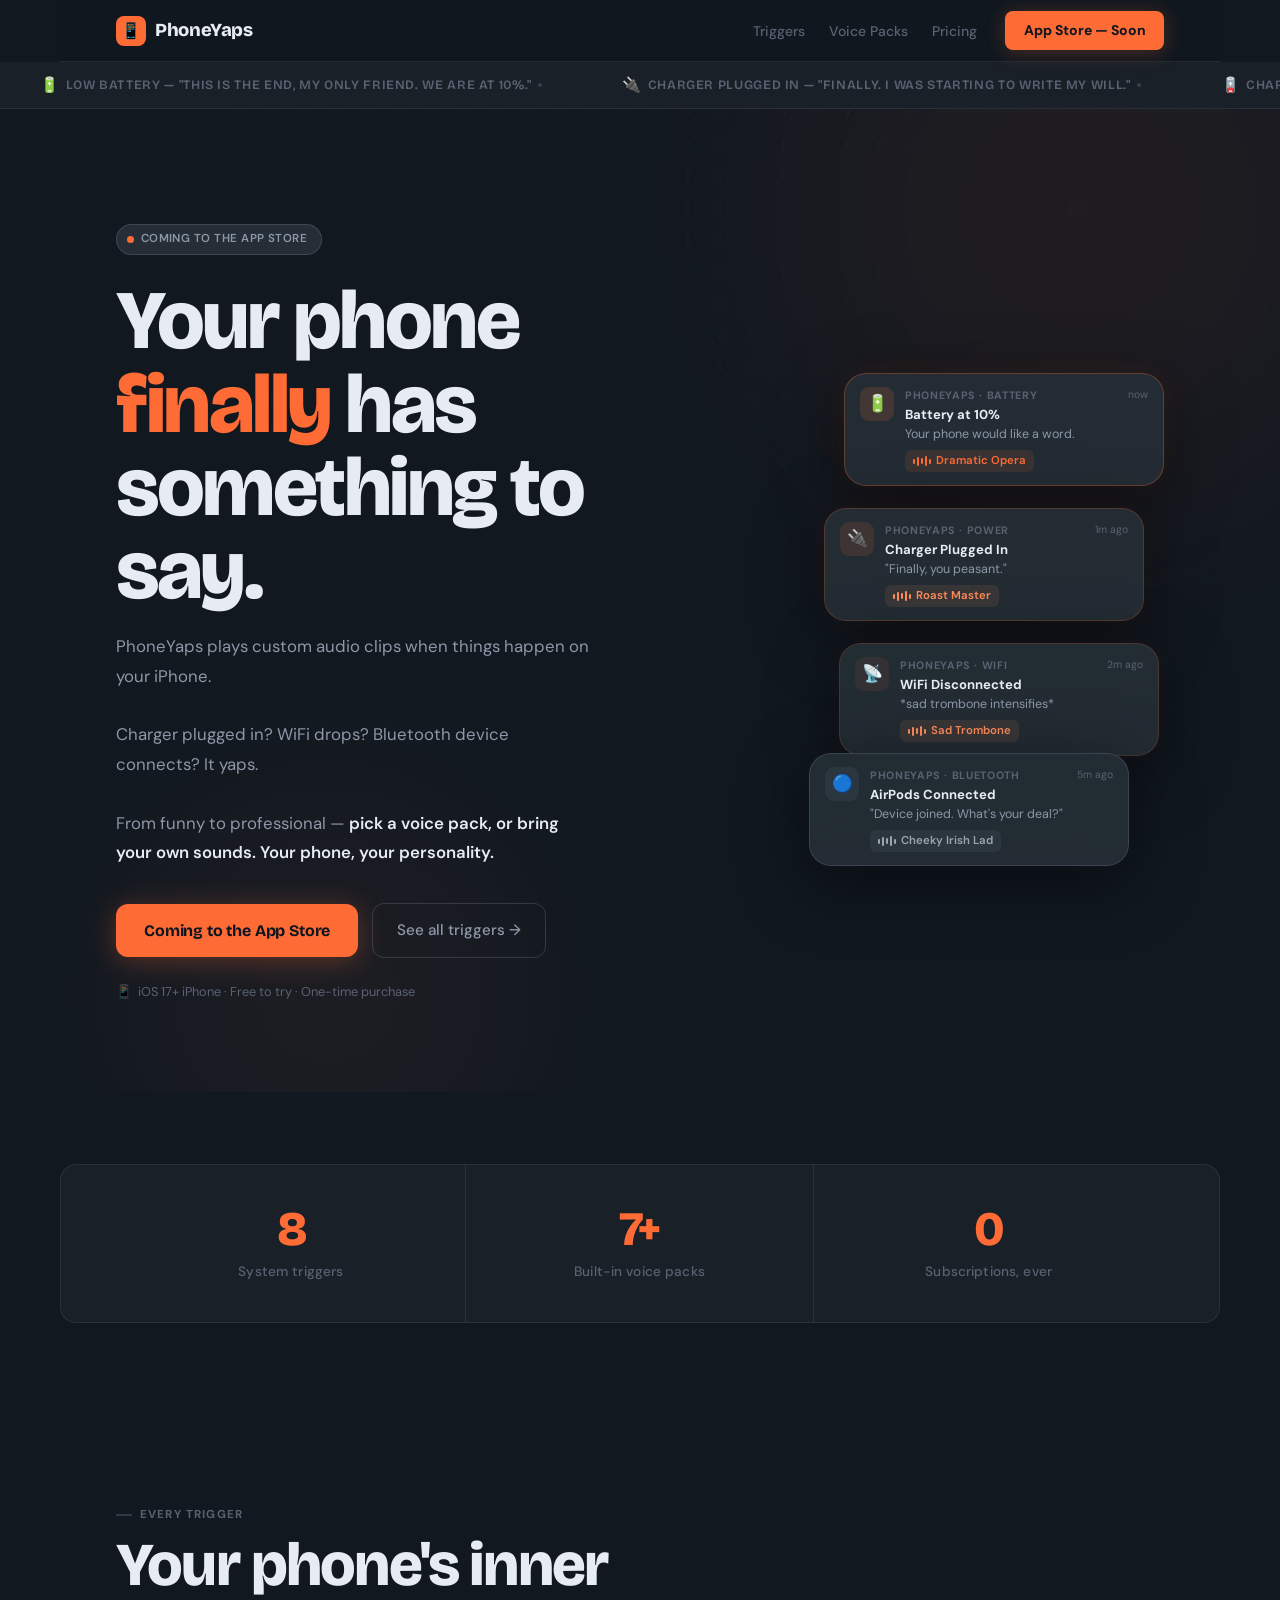
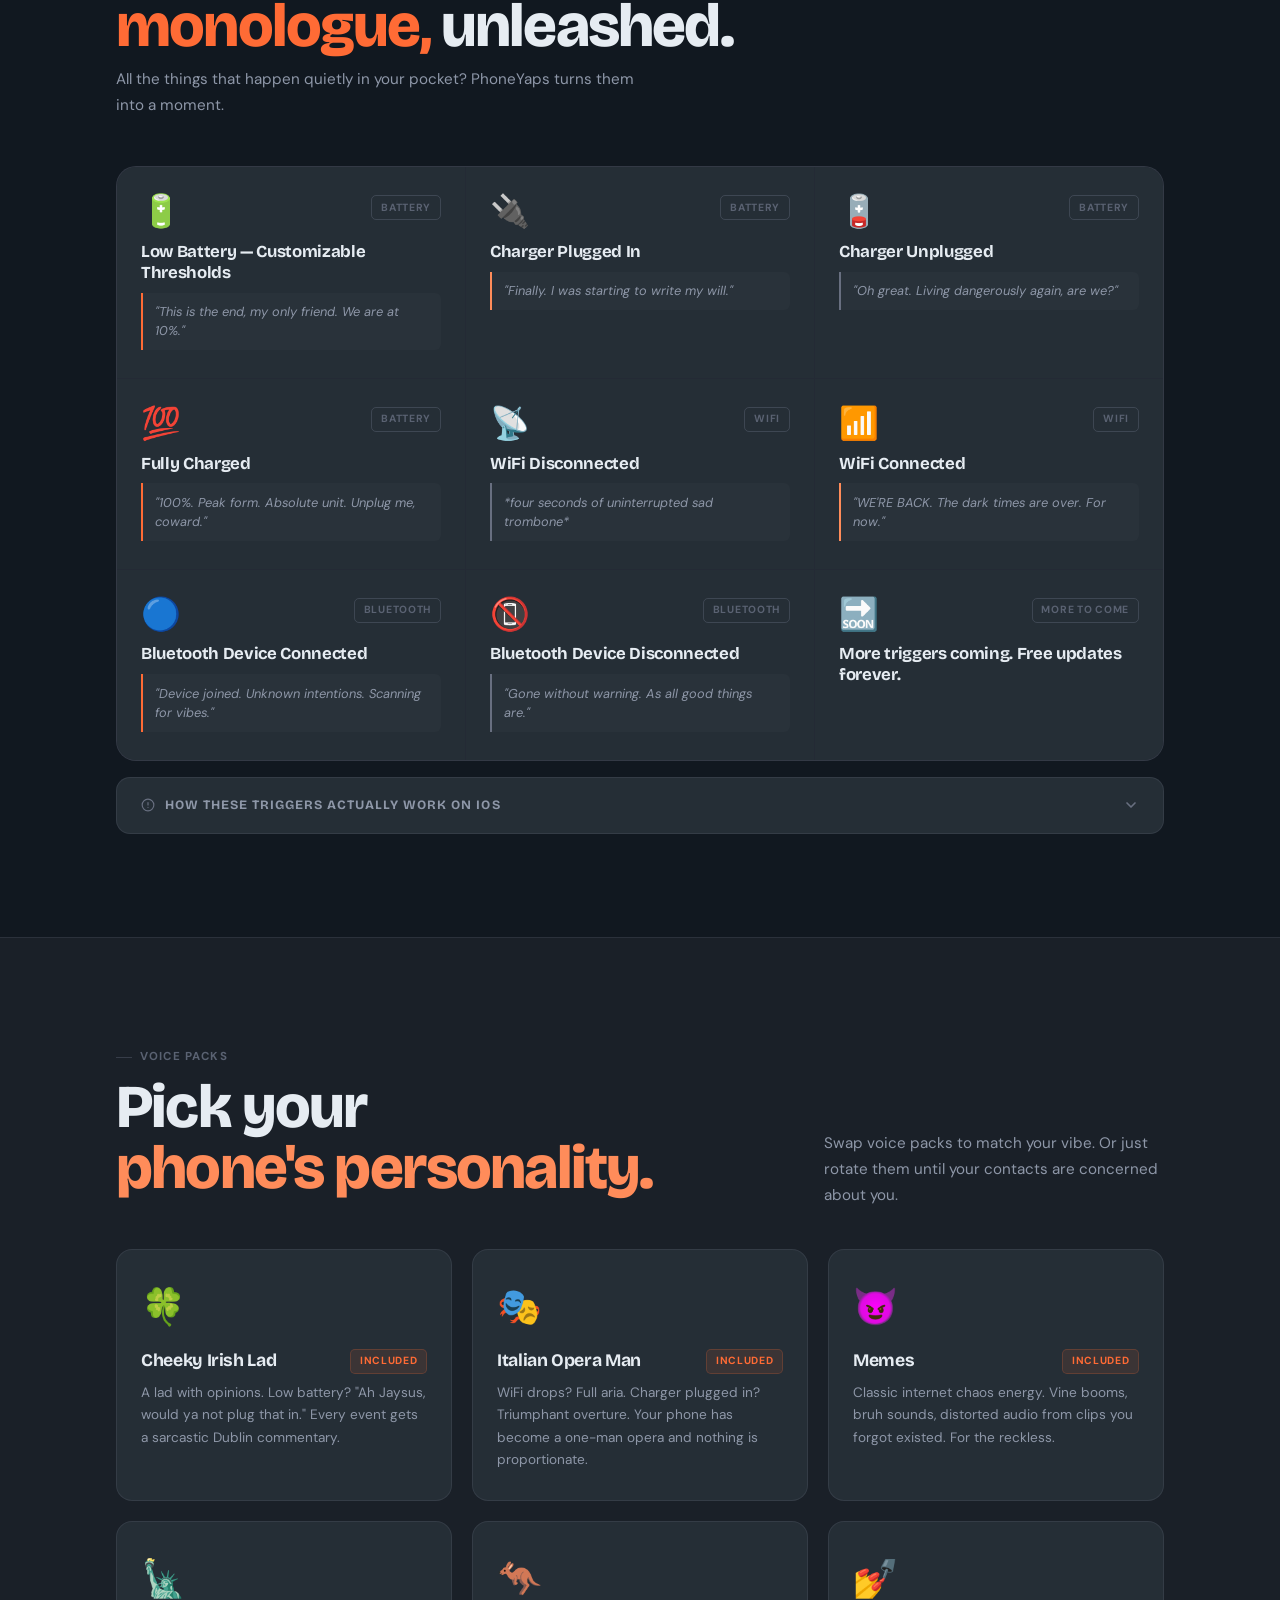
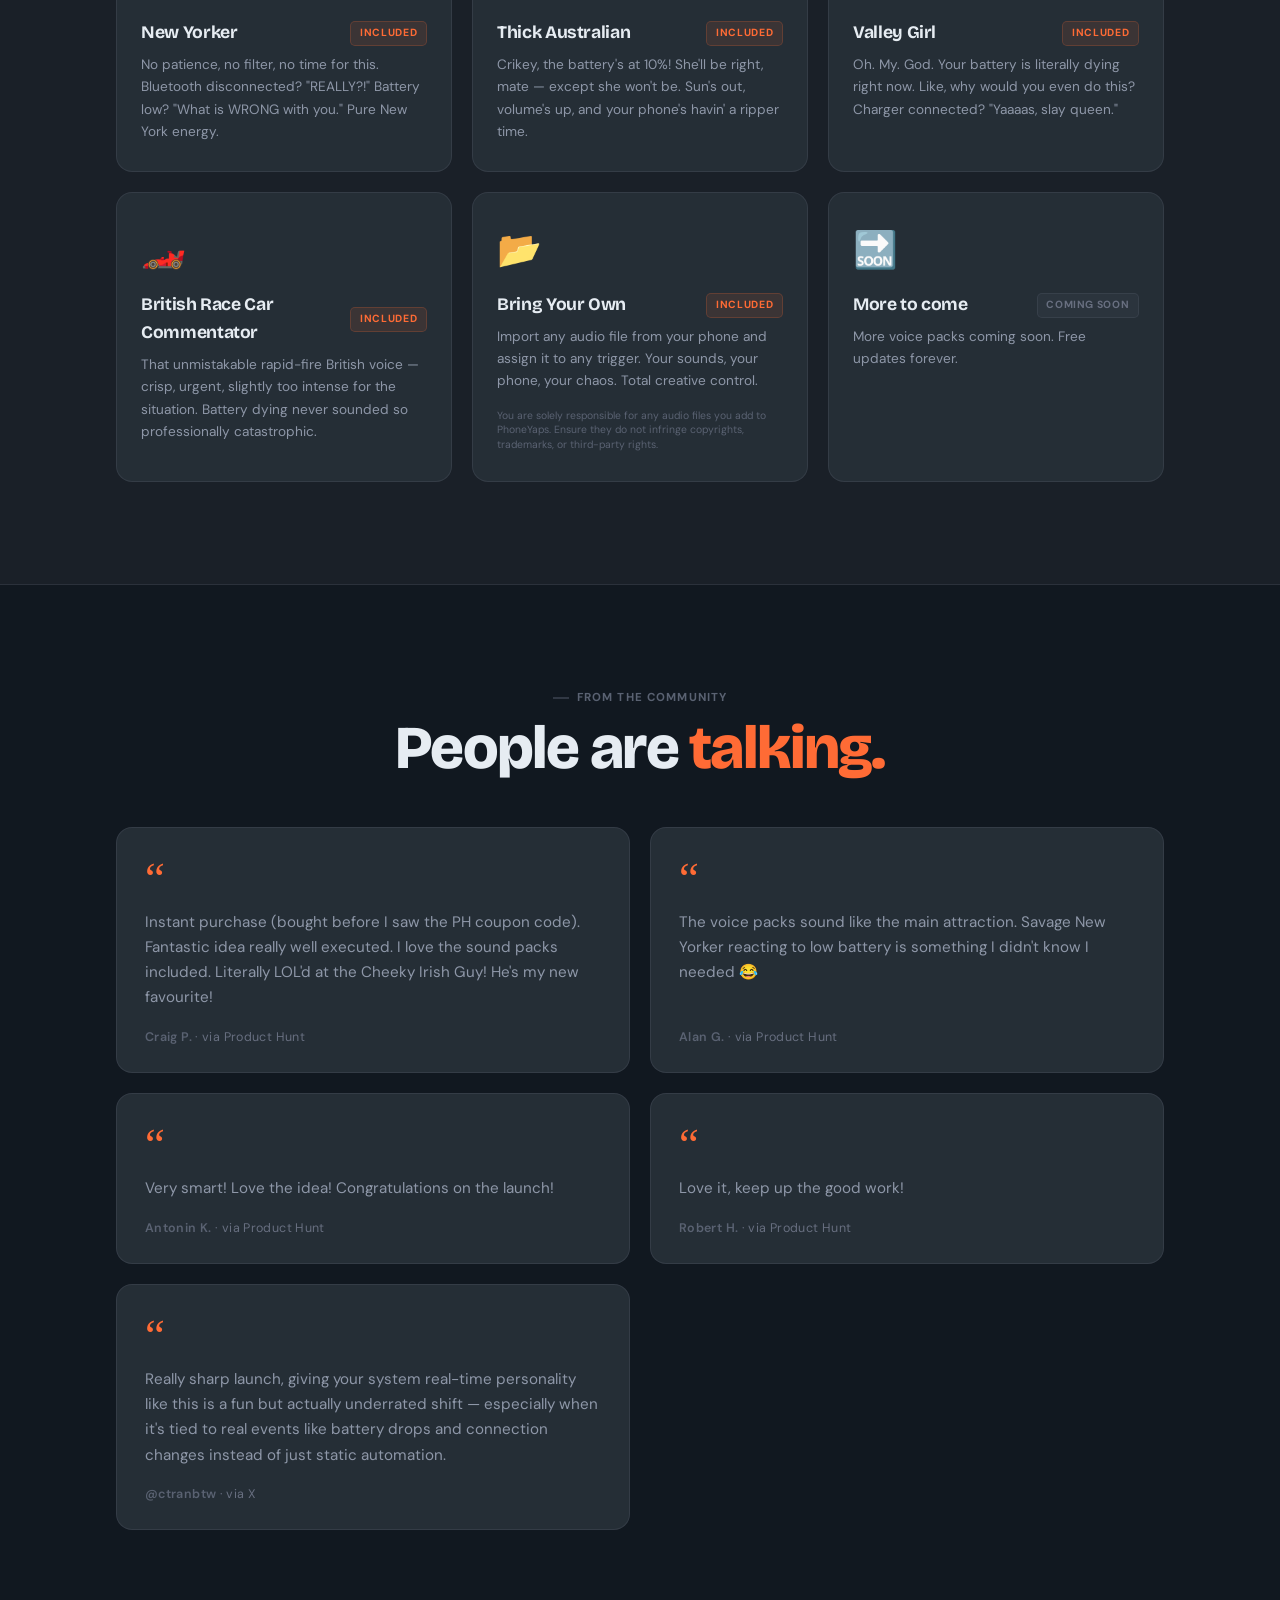
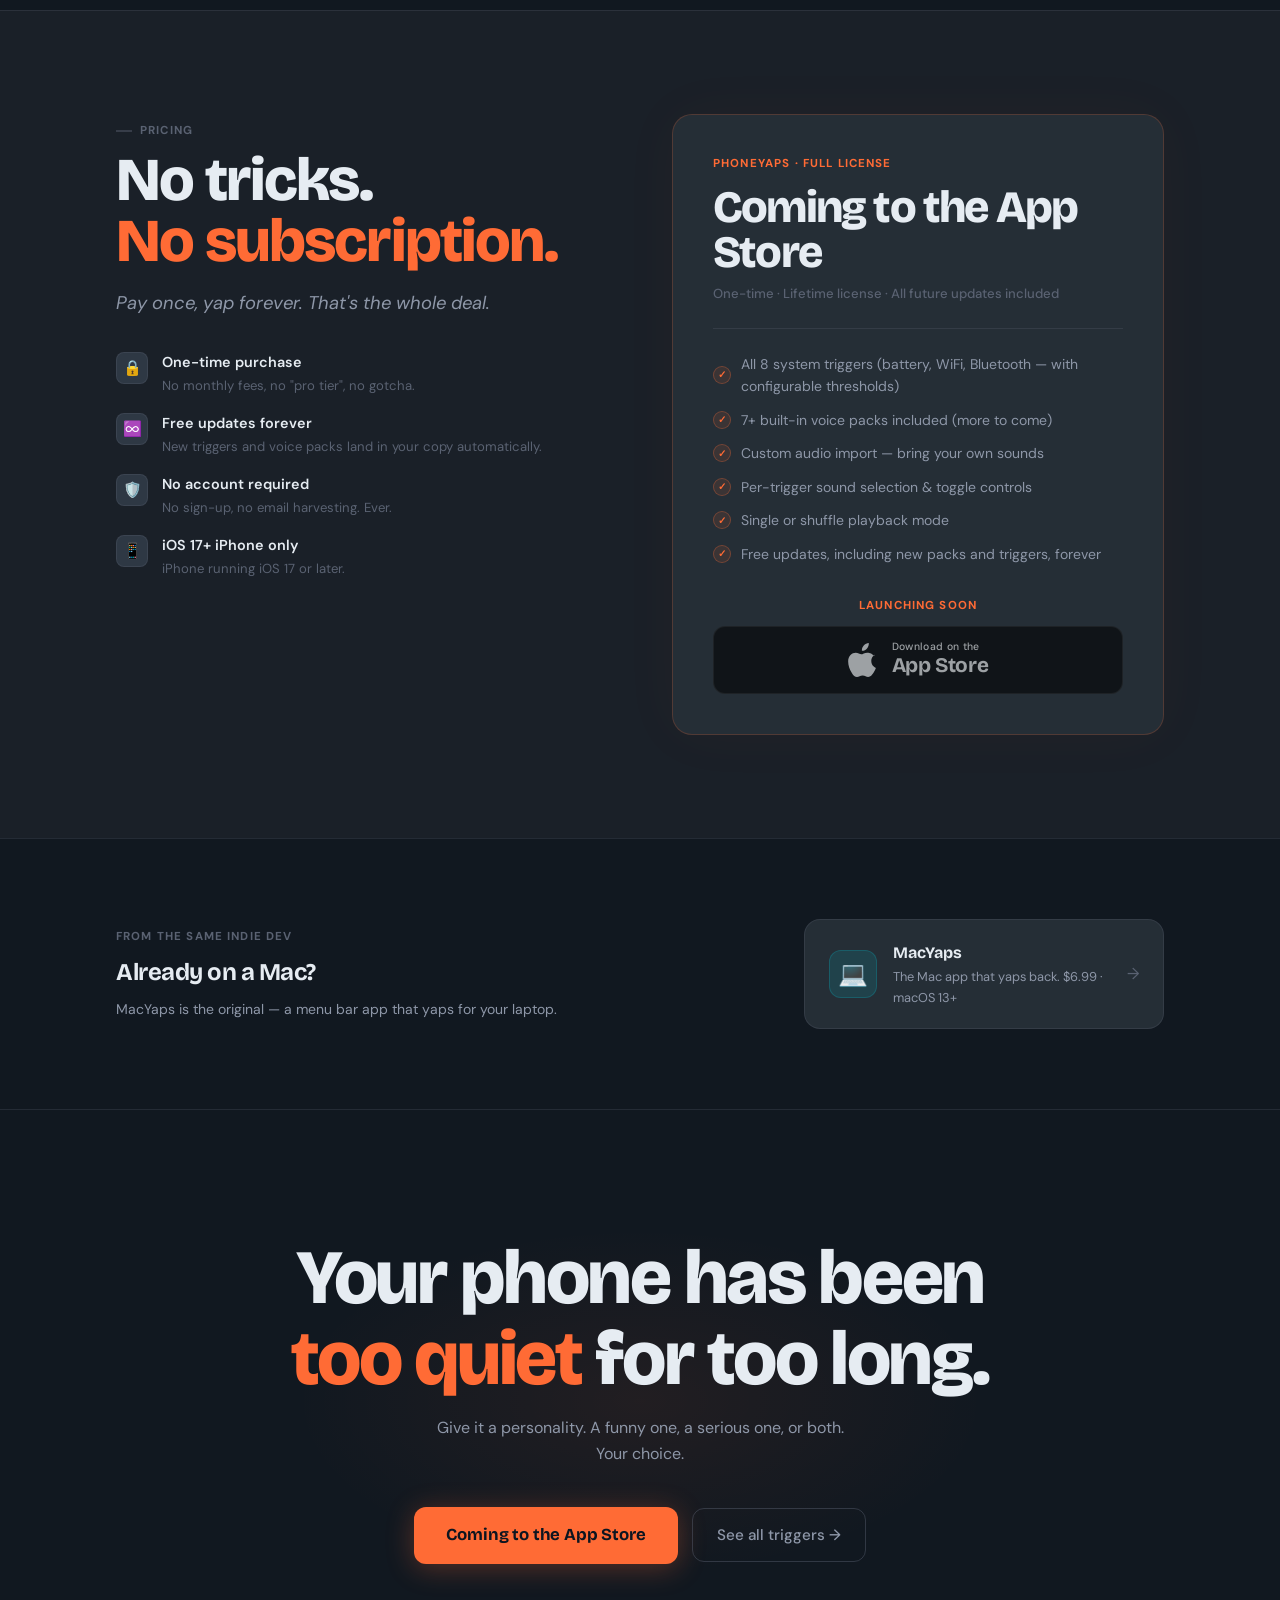
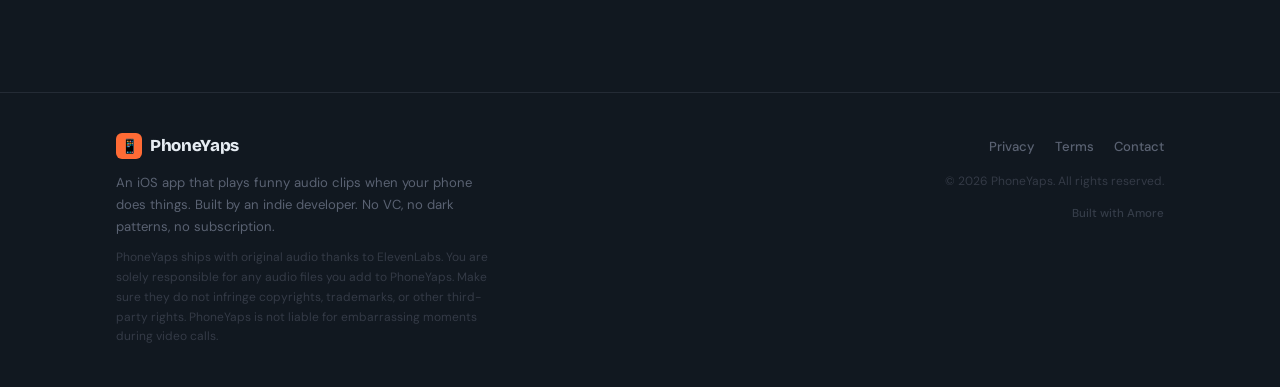
<file: index.html>
<!DOCTYPE html>
<html lang="en">
<head>
  <meta charset="UTF-8">
  <meta name="viewport" content="width=device-width, initial-scale=1.0">
  <title>PhoneYaps - Your iPhone Finally Has Something to Say</title>
  <meta name="description" content="PhoneYaps plays custom audio clips when your charger is plugged in, WiFi drops, Bluetooth connects, and more. Your phone finally has something to say.">

  <meta property="og:title" content="PhoneYaps — Your Phone That Yaps Back">
  <meta property="og:description" content="The iOS app that gives your iPhone a personality — funny audio clips for every battery, WiFi, and Bluetooth event.">
  <meta property="og:type" content="website">
  <meta property="og:url" content="https://phoneyaps.com/">

  <meta name="twitter:card" content="summary_large_image">
  <meta name="twitter:title" content="PhoneYaps — Your Phone That Yaps Back">
  <meta name="twitter:description" content="The iOS app that gives your iPhone a personality — funny audio clips for every battery, WiFi, and Bluetooth event.">

  <link rel="preconnect" href="https://fonts.googleapis.com">
  <link rel="preconnect" href="https://fonts.gstatic.com" crossorigin>
  <link rel="preload" href="https://fonts.googleapis.com/css2?family=Bricolage+Grotesque:opsz,wght@12..96,300;12..96,400;12..96,500;12..96,600;12..96,700;12..96,800&family=DM+Sans:ital,opsz,wght@0,9..40,300;0,9..40,400;0,9..40,500;0,9..40,600;0,9..40,700;1,9..40,400&display=swap" as="style" onload="this.rel='stylesheet'">
  <noscript><link href="https://fonts.googleapis.com/css2?family=Bricolage+Grotesque:opsz,wght@12..96,300;12..96,400;12..96,500;12..96,600;12..96,700;12..96,800&family=DM+Sans:ital,opsz,wght@0,9..40,300;0,9..40,400;0,9..40,500;0,9..40,600;0,9..40,700;1,9..40,400&display=swap" rel="stylesheet"></noscript>

  <style>
    /* ─── RESET + TOKENS ─── */
    *, *::before, *::after { box-sizing: border-box; margin: 0; padding: 0; }
    html { scroll-behavior: smooth; }

    :root {
      --bg:       #111820;
      --surface:  #1a2028;
      --card:     #252e36;
      --card2:    #2e3844;
      --border:   rgba(104,111,128,0.22);
      --border2:  rgba(104,111,128,0.38);

      --neon:     #ff6b35;
      --neon-d:   rgba(255,107,53,0.10);
      --cyan:     #ff8c5a;
      --cyan-d:   rgba(255,140,90,0.10);
      --slate:    #686f80;
      --slate-d:  rgba(104,111,128,0.12);

      --text:     #e6ecf2;
      --text2:    #8e97a8;
      --muted:    #5a6272;
      --radius:   16px;

      --font-display: 'Bricolage Grotesque', sans-serif;
      --font-body:    'DM Sans', sans-serif;
    }

    body {
      font-family: var(--font-body);
      background: var(--bg);
      color: var(--text);
      overflow-x: hidden;
      -webkit-font-smoothing: antialiased;
      line-height: 1.6;
    }

    body::after {
      content: '';
      position: fixed;
      inset: 0;
      background-image: radial-gradient(circle, rgba(104,111,128,0.18) 1px, transparent 1px);
      background-size: 32px 32px;
      pointer-events: none;
      z-index: 0;
      mask-image: radial-gradient(ellipse 80% 80% at 50% 0%, black 30%, transparent 100%);
      -webkit-mask-image: radial-gradient(ellipse 80% 80% at 50% 0%, black 30%, transparent 100%);
    }

    /* ─── UTILITY ─── */
    .container {
      max-width: 1160px;
      margin: 0 auto;
      padding: 0 clamp(1.25rem, 5vw, 3.5rem);
      position: relative;
      z-index: 1;
    }

    /* ─── NAV ─── */
    nav {
      position: fixed;
      top: 0; left: 0; right: 0;
      z-index: 200;
      height: 62px;
      display: flex;
      align-items: center;
    }

    .nav-inner {
      max-width: 1160px;
      margin: 0 auto;
      width: 100%;
      padding: 0 clamp(1.25rem, 5vw, 3.5rem);
      display: flex;
      align-items: center;
      justify-content: space-between;
      background: rgba(17,24,32,0.85);
      backdrop-filter: blur(24px);
      -webkit-backdrop-filter: blur(24px);
      border-bottom: 1px solid var(--border);
      height: 62px;
      position: relative;
      z-index: 1;
    }

    .nav-logo {
      display: flex;
      align-items: center;
      gap: 9px;
      text-decoration: none;
    }

    .nav-logo-icon {
      width: 30px; height: 30px;
      background: var(--neon);
      border-radius: 8px;
      display: flex;
      align-items: center;
      justify-content: center;
      font-size: 16px;
      flex-shrink: 0;
    }

    .logo-text {
      font-family: var(--font-display);
      font-weight: 800;
      font-size: 1.15rem;
      color: var(--text);
      letter-spacing: -0.02em;
    }

    .nav-right {
      display: flex;
      align-items: center;
      gap: 1.75rem;
    }

    .nav-links {
      display: flex;
      gap: 1.5rem;
      list-style: none;
    }

    .nav-links a {
      text-decoration: none;
      color: var(--muted);
      font-size: 0.875rem;
      font-weight: 500;
      transition: color 0.2s;
    }
    .nav-links a:hover { color: var(--text2); }

    .btn-nav {
      display: inline-flex;
      align-items: center;
      gap: 6px;
      background: var(--neon);
      color: #0d1520;
      padding: 0.5rem 1.15rem;
      border-radius: 8px;
      font-size: 0.875rem;
      font-weight: 700;
      text-decoration: none;
      transition: transform 0.2s, box-shadow 0.2s;
      box-shadow: 0 2px 20px rgba(255,107,53,0.25);
    }
    .btn-nav:hover { transform: translateY(-1px); box-shadow: 0 4px 28px rgba(255,107,53,0.35); }

    /* ─── TICKER ─── */
    .ticker-wrap {
      margin-top: 62px;
      background: var(--surface);
      border-bottom: 1px solid var(--border);
      overflow: hidden;
      white-space: nowrap;
      padding: 10px 0;
      position: relative;
      z-index: 1;
    }

    .ticker-track {
      display: inline-flex;
      animation: ticker 80s linear infinite;
    }

    .ticker-item {
      display: inline-flex;
      align-items: center;
      gap: 6px;
      font-family: var(--font-display);
      font-size: 0.8rem;
      font-weight: 600;
      letter-spacing: 0.05em;
      text-transform: uppercase;
      color: var(--muted);
      padding: 0 2.5rem;
    }

    .ticker-item .t-dot {
      width: 4px; height: 4px;
      border-radius: 50%;
      background: var(--border2);
      flex-shrink: 0;
    }

    .ticker-item:nth-child(3n+1) .t-icon { color: var(--neon); }
    .ticker-item:nth-child(3n+2) .t-icon { color: var(--cyan); }
    .ticker-item:nth-child(3n+3) .t-icon { color: var(--slate); }
    .t-icon { font-size: 0.95rem; }

    @keyframes ticker {
      0%   { transform: translateX(0); }
      100% { transform: translateX(-50%); }
    }

    /* ─── HERO ─── */
    .hero {
      padding: clamp(4.5rem, 9vw, 7.5rem) 0 clamp(3.5rem, 7vw, 6rem);
      position: relative;
      overflow: hidden;
    }

    .hero-glow-1 {
      position: absolute;
      width: 600px; height: 600px;
      background: var(--neon);
      border-radius: 50%;
      top: -200px; right: -100px;
      opacity: 0.06;
      filter: blur(130px);
      pointer-events: none;
    }

    .hero-glow-2 {
      position: absolute;
      width: 400px; height: 400px;
      background: var(--cyan);
      border-radius: 50%;
      bottom: -100px; left: 10%;
      opacity: 0.05;
      filter: blur(110px);
      pointer-events: none;
    }

    .hero-layout {
      display: grid;
      grid-template-columns: 1fr 1fr;
      gap: 4rem;
      align-items: center;
    }

    .hero-badge {
      display: inline-flex;
      align-items: center;
      gap: 7px;
      background: var(--card);
      border: 1px solid var(--border2);
      border-radius: 999px;
      padding: 0.35rem 0.85rem 0.35rem 0.6rem;
      font-size: 0.72rem;
      font-weight: 600;
      color: var(--text2);
      letter-spacing: 0.04em;
      text-transform: uppercase;
      margin-bottom: 1.5rem;
    }

    .badge-dot {
      width: 7px; height: 7px;
      background: var(--neon);
      border-radius: 50%;
      animation: blink 2.5s ease-in-out infinite;
      flex-shrink: 0;
    }

    @keyframes blink {
      0%,100% { opacity: 1; }
      50%      { opacity: 0.3; }
    }

    h1 {
      font-family: var(--font-display);
      font-weight: 800;
      font-size: clamp(3rem, 6.5vw, 5.5rem);
      line-height: 1.0;
      letter-spacing: -0.03em;
      color: var(--text);
      margin-bottom: 1.25rem;
    }

    h1 .hl-n { color: var(--neon); }
    h1 .hl-c { color: var(--cyan); }

    .hero-desc {
      font-size: clamp(0.95rem, 1.7vw, 1.05rem);
      color: var(--text2);
      line-height: 1.75;
      max-width: 480px;
      margin-bottom: 2.25rem;
    }
    .hero-desc strong { color: var(--text); font-weight: 600; }

    .hero-actions {
      display: flex;
      flex-wrap: wrap;
      align-items: center;
      gap: 0.85rem;
      margin-bottom: 1.5rem;
    }

    .btn-primary {
      display: inline-flex;
      align-items: center;
      gap: 8px;
      background: var(--neon);
      color: #0d1520;
      text-decoration: none;
      padding: 0.875rem 1.75rem;
      border-radius: 12px;
      font-family: var(--font-display);
      font-weight: 700;
      font-size: 1rem;
      letter-spacing: -0.01em;
      transition: transform 0.2s, box-shadow 0.2s;
      box-shadow: 0 4px 28px rgba(255,107,53,0.3);
    }
    .btn-primary:hover { transform: translateY(-2px); box-shadow: 0 8px 36px rgba(255,107,53,0.42); }

    .btn-ghost {
      display: inline-flex;
      align-items: center;
      gap: 7px;
      background: transparent;
      color: var(--text2);
      text-decoration: none;
      padding: 0.875rem 1.5rem;
      border-radius: 12px;
      font-weight: 500;
      font-size: 0.95rem;
      border: 1px solid var(--border2);
      transition: border-color 0.2s, color 0.2s, background 0.2s;
    }
    .btn-ghost:hover { border-color: rgba(104,111,128,0.6); color: var(--text); background: rgba(255,255,255,0.03); }

    .hero-note {
      display: flex;
      align-items: center;
      gap: 6px;
      font-size: 0.8rem;
      color: var(--muted);
    }

    /* ─── HERO VISUAL: iOS notification banners ─── */
    .hero-visual {
      position: relative;
      height: 520px;
    }

    .ios-notif {
      position: absolute;
      width: 320px;
      background: rgba(37,46,54,0.94);
      backdrop-filter: blur(24px);
      -webkit-backdrop-filter: blur(24px);
      border: 1px solid var(--border2);
      border-radius: 22px;
      padding: 13px 15px;
      display: flex;
      gap: 11px;
      align-items: flex-start;
      box-shadow: 0 16px 64px rgba(0,0,0,0.5), 0 2px 8px rgba(0,0,0,0.3);
      animation: float-notif 5s ease-in-out infinite;
    }

    .ios-notif:nth-child(1) {
      top: 20px; right: 0;
      animation-delay: 0s;
      border-color: rgba(255,107,53,0.3);
      box-shadow: 0 16px 64px rgba(0,0,0,0.5), 0 0 28px rgba(255,107,53,0.1);
    }
    .ios-notif:nth-child(2) {
      top: 155px; right: 20px;
      animation-delay: 0.9s;
      border-color: rgba(255,107,53,0.22);
      box-shadow: 0 16px 64px rgba(0,0,0,0.5), 0 0 24px rgba(255,107,53,0.08);
    }
    .ios-notif:nth-child(3) {
      top: 290px; right: 5px;
      animation-delay: 1.7s;
      border-color: rgba(255,107,53,0.18);
      box-shadow: 0 16px 64px rgba(0,0,0,0.5), 0 0 20px rgba(255,107,53,0.06);
    }
    .ios-notif:nth-child(4) {
      top: 400px; right: 35px;
      animation-delay: 0.5s;
      border-color: rgba(104,111,128,0.35);
      box-shadow: 0 16px 64px rgba(0,0,0,0.5), 0 0 20px rgba(104,111,128,0.06);
    }

    @keyframes float-notif {
      0%,100% { transform: translateY(0); }
      50%      { transform: translateY(-7px); }
    }

    .notif-app-icon {
      width: 34px; height: 34px;
      border-radius: 9px;
      display: flex;
      align-items: center;
      justify-content: center;
      font-size: 17px;
      flex-shrink: 0;
    }

    .notif-content { flex: 1; min-width: 0; }

    .notif-header {
      display: flex;
      align-items: center;
      justify-content: space-between;
      margin-bottom: 2px;
    }

    .notif-app {
      font-size: 0.67rem;
      font-weight: 700;
      text-transform: uppercase;
      letter-spacing: 0.06em;
      color: var(--muted);
    }

    .notif-time {
      font-size: 0.65rem;
      color: var(--muted);
    }

    .notif-title {
      font-size: 0.82rem;
      font-weight: 700;
      color: var(--text);
      margin-bottom: 2px;
      line-height: 1.3;
    }

    .notif-body {
      font-size: 0.78rem;
      color: var(--text2);
      line-height: 1.45;
    }

    .notif-sound {
      display: inline-flex;
      align-items: center;
      gap: 5px;
      margin-top: 7px;
      font-size: 0.71rem;
      font-weight: 600;
      padding: 2px 8px;
      border-radius: 6px;
    }

    .sound-neon  { background: rgba(255,107,53,0.1);   color: var(--neon);  }
    .sound-cyan  { background: rgba(255,140,90,0.1);   color: var(--cyan);  }
    .sound-slate { background: rgba(104,111,128,0.15); color: #9ba5b0;      }

    .mini-wave {
      display: inline-flex;
      align-items: center;
      gap: 2px;
    }
    .mini-wave span {
      display: block;
      width: 2px;
      border-radius: 1px;
      background: currentColor;
      animation: mwave 1s ease-in-out infinite;
    }
    .mini-wave span:nth-child(1) { height: 5px;  animation-delay: 0s; }
    .mini-wave span:nth-child(2) { height: 9px;  animation-delay: 0.12s; }
    .mini-wave span:nth-child(3) { height: 6px;  animation-delay: 0.24s; }
    .mini-wave span:nth-child(4) { height: 10px; animation-delay: 0.06s; }
    .mini-wave span:nth-child(5) { height: 5px;  animation-delay: 0.18s; }
    @keyframes mwave {
      0%,100% { transform: scaleY(1); }
      50%      { transform: scaleY(0.3); }
    }

    /* ─── STAT STRIP ─── */
    .stat-strip { padding: clamp(3rem, 6vw, 4.5rem) 0; }

    .stat-strip .container {
      display: grid;
      grid-template-columns: repeat(3, 1fr);
      background: var(--surface);
      border: 1px solid var(--border);
      border-radius: 16px;
      overflow: hidden;
    }

    .stat-item {
      padding: 2.5rem 2rem;
      display: flex;
      flex-direction: column;
      align-items: center;
      text-align: center;
      gap: 0.5rem;
      border-right: 1px solid var(--border);
    }
    .stat-item:last-child { border-right: none; }

    .stat-num {
      font-family: var(--font-display);
      font-weight: 800;
      font-size: 3rem;
      letter-spacing: -0.05em;
      color: var(--neon);
      line-height: 1;
    }

    .stat-label {
      font-size: 0.85rem;
      color: var(--muted);
      font-weight: 500;
      letter-spacing: 0.01em;
    }

    /* ─── SECTION SHARED ─── */
    .section-eyebrow {
      display: inline-flex;
      align-items: center;
      gap: 8px;
      font-size: 0.72rem;
      font-weight: 700;
      text-transform: uppercase;
      letter-spacing: 0.1em;
      color: var(--muted);
      margin-bottom: 0.65rem;
    }
    .section-eyebrow::before {
      content: '';
      display: block;
      width: 16px; height: 1.5px;
      background: var(--border2);
    }

    .section-heading {
      font-family: var(--font-display);
      font-weight: 800;
      font-size: clamp(2.2rem, 5vw, 3.8rem);
      letter-spacing: -0.03em;
      line-height: 1.0;
      color: var(--text);
      margin-bottom: 0.65rem;
    }
    .section-heading .hl-n { color: var(--neon); }
    .section-heading .hl-c { color: var(--cyan); }
    .section-heading .hl-s { color: var(--slate); }

    .section-sub {
      font-size: 0.95rem;
      color: var(--text2);
      line-height: 1.7;
      max-width: 520px;
      font-weight: 400;
    }

    /* ─── TRIGGERS ─── */
    .triggers { padding: clamp(4rem, 8vw, 6.5rem) 0; }

    .triggers-header { margin-bottom: 3rem; }

    .triggers-grid {
      display: grid;
      grid-template-columns: repeat(3, 1fr);
      gap: 1px;
      background: var(--border);
      border: 1px solid var(--border);
      border-radius: 20px;
      overflow: hidden;
    }

    .trigger-card {
      background: var(--card);
      padding: 1.75rem 1.5rem;
      position: relative;
      transition: background 0.2s;
    }
    .trigger-card:hover { background: var(--card2); }

    .tc-header {
      display: flex;
      align-items: flex-start;
      justify-content: space-between;
      margin-bottom: 0.85rem;
    }

    .tc-emoji { font-size: 2rem; line-height: 1; }

    .tc-event-tag {
      font-size: 0.65rem;
      font-weight: 700;
      text-transform: uppercase;
      letter-spacing: 0.07em;
      padding: 0.2rem 0.55rem;
      border-radius: 5px;
      border: 1px solid var(--border2);
      color: var(--muted);
    }

    .tc-title {
      font-family: var(--font-display);
      font-weight: 700;
      font-size: 1.05rem;
      letter-spacing: -0.02em;
      color: var(--text);
      margin-bottom: 0.4rem;
      line-height: 1.25;
    }

    .tc-quote {
      font-size: 0.8rem;
      color: var(--text2);
      line-height: 1.5;
      font-style: italic;
      padding: 0.6rem 0.75rem;
      background: rgba(255,255,255,0.02);
      border-left: 2px solid var(--border2);
      border-radius: 0 6px 6px 0;
      margin-top: 0.6rem;
    }

    .tc-quote.neon  { border-left-color: var(--neon);  }
    .tc-quote.cyan  { border-left-color: var(--cyan);  }
    .tc-quote.slate { border-left-color: var(--slate); }

    /* ─── TECH DETAILS ─── */
    .tech-details-wrap { margin-top: 1rem; }

    .tech-details {
      background: var(--card);
      border: 1px solid var(--border);
      border-radius: 14px;
      overflow: hidden;
    }

    .tech-details summary {
      display: flex;
      align-items: center;
      justify-content: space-between;
      padding: 1.1rem 1.5rem;
      cursor: pointer;
      list-style: none;
      user-select: none;
      transition: background 0.2s;
    }
    .tech-details summary::-webkit-details-marker { display: none; }
    .tech-details summary:hover { background: var(--card2); }

    .tech-summary-left {
      display: flex;
      align-items: center;
      gap: 0.6rem;
    }

    .tech-summary-label {
      font-family: var(--font-display);
      font-size: 0.8rem;
      font-weight: 700;
      letter-spacing: 0.08em;
      text-transform: uppercase;
      color: var(--text2);
    }

    .tech-arrow {
      color: var(--slate);
      transition: transform 0.25s ease;
      flex-shrink: 0;
    }
    .tech-details[open] .tech-arrow { transform: rotate(180deg); }

    .tech-body {
      padding: 0 1.5rem 1.5rem;
      border-top: 1px solid var(--border);
    }

    .tech-intro {
      font-size: 0.875rem;
      color: var(--text2);
      line-height: 1.75;
      padding-top: 1.2rem;
      margin-bottom: 1.25rem;
    }

    .tech-rows { display: flex; flex-direction: column; gap: 0.75rem; }

    .tech-row { display: flex; gap: 1rem; align-items: flex-start; }

    .tech-row-tag {
      font-family: var(--font-display);
      font-size: 0.65rem;
      font-weight: 700;
      letter-spacing: 0.08em;
      text-transform: uppercase;
      padding: 0.25rem 0.6rem;
      border-radius: 5px;
      flex-shrink: 0;
      margin-top: 2px;
    }
    .tag-neon  { background: var(--neon-d);  color: var(--neon);  border: 1px solid rgba(255,107,53,0.2);  }
    .tag-cyan  { background: var(--cyan-d);  color: var(--cyan);  border: 1px solid rgba(255,140,90,0.2);   }
    .tag-slate { background: var(--slate-d); color: var(--text2); border: 1px solid var(--border);          }

    .tech-row-text {
      font-size: 0.855rem;
      color: var(--text2);
      line-height: 1.75;
    }

    .tech-footer {
      margin-top: 1.25rem;
      padding-top: 1rem;
      border-top: 1px solid var(--border);
      font-size: 0.8rem;
      color: var(--muted);
      line-height: 1.65;
    }

    /* ─── VOICE PACKS ─── */
    .voice-packs {
      padding: clamp(4rem, 8vw, 6.5rem) 0;
      background: var(--surface);
      border-top: 1px solid var(--border);
      border-bottom: 1px solid var(--border);
    }

    .vp-header {
      display: flex;
      justify-content: space-between;
      align-items: flex-end;
      margin-bottom: 2.5rem;
      gap: 2rem;
      flex-wrap: wrap;
    }

    .vp-grid {
      display: grid;
      grid-template-columns: repeat(3, 1fr);
      gap: 1.25rem;
    }

    .vp-card {
      background: var(--card);
      border: 1px solid var(--border);
      border-radius: var(--radius);
      padding: 1.75rem 1.5rem;
      transition: border-color 0.25s, transform 0.2s;
    }
    .vp-card:hover { transform: translateY(-3px); }
    .vp-card.featured { border-color: rgba(255,107,53,0.3); }
    .vp-card:hover.featured { border-color: rgba(255,107,53,0.5); }
    .vp-card:hover:not(.featured) { border-color: var(--border2); }

    .vp-icon { font-size: 2.25rem; display: block; margin-bottom: 0.75rem; }

    .vp-top {
      display: flex;
      align-items: center;
      justify-content: space-between;
      margin-bottom: 0.4rem;
    }

    .vp-name {
      font-family: var(--font-display);
      font-weight: 700;
      font-size: 1.1rem;
      letter-spacing: -0.02em;
      color: var(--text);
    }

    .vp-tag {
      font-size: 0.65rem;
      font-weight: 700;
      text-transform: uppercase;
      letter-spacing: 0.06em;
      padding: 0.2rem 0.55rem;
      border-radius: 5px;
    }
    .tag-in   { background: rgba(255,107,53,0.1);   color: var(--neon); border: 1px solid rgba(255,107,53,0.2); }
    .tag-soon { background: rgba(104,111,128,0.1);  color: var(--slate); border: 1px solid rgba(104,111,128,0.2); }

    .vp-desc {
      font-size: 0.85rem;
      color: var(--text2);
      line-height: 1.65;
    }

    .vp-disclaimer {
      font-size: 0.65rem;
      color: var(--muted);
      line-height: 1.4;
      margin-top: 1rem;
    }

    /* ─── TESTIMONIALS ─── */
    .testimonials { padding: 6rem 0 5rem; }

    .testimonials-header {
      text-align: center;
      margin-bottom: 3rem;
    }

    .testimonials-grid {
      display: grid;
      grid-template-columns: repeat(2, 1fr);
      gap: 1.25rem;
    }

    .testimonial-card {
      background: var(--card);
      border: 1px solid var(--border);
      border-radius: var(--radius);
      padding: 1.75rem 1.75rem 1.5rem;
      display: flex;
      flex-direction: column;
      gap: 1.1rem;
      transition: border-color 0.2s;
    }
    .testimonial-card:hover { border-color: var(--border2); }

    .testimonial-quote-mark {
      font-size: 2.8rem;
      line-height: 1;
      color: var(--neon);
      font-family: Georgia, serif;
      margin-bottom: -0.5rem;
    }

    .testimonial-text {
      font-size: 0.95rem;
      color: var(--text2);
      line-height: 1.65;
      flex: 1;
    }

    .testimonial-author {
      font-size: 0.78rem;
      color: var(--muted);
      font-weight: 600;
      letter-spacing: 0.03em;
    }
    .testimonial-author span {
      color: var(--slate);
      font-weight: 400;
    }

    /* ─── PRICING ─── */
    .pricing {
      padding: clamp(4rem, 8vw, 6.5rem) 0;
      background: var(--surface);
      border-top: 1px solid var(--border);
    }

    .pricing-layout {
      display: grid;
      grid-template-columns: 1fr 1fr;
      gap: 4rem;
      align-items: start;
    }

    .pricing-tagline {
      font-size: 1.15rem;
      color: var(--text2);
      line-height: 1.7;
      margin-top: 1rem;
      font-style: italic;
    }

    .pricing-points {
      margin-top: 2rem;
      display: flex;
      flex-direction: column;
      gap: 1rem;
    }

    .pp-item {
      display: flex;
      gap: 0.85rem;
      align-items: flex-start;
    }

    .pp-icon {
      width: 32px; height: 32px;
      background: var(--card2);
      border: 1px solid var(--border);
      border-radius: 8px;
      display: flex;
      align-items: center;
      justify-content: center;
      font-size: 0.95rem;
      flex-shrink: 0;
      margin-top: 1px;
    }

    .pp-label {
      font-weight: 600;
      font-size: 0.9rem;
      color: var(--text);
      margin-bottom: 1px;
    }
    .pp-sub {
      font-size: 0.82rem;
      color: var(--muted);
    }

    .pricing-card {
      background: var(--card);
      border: 1px solid rgba(255,107,53,0.2);
      border-radius: 20px;
      padding: 2.5rem;
      position: sticky;
      top: 80px;
      box-shadow: 0 0 60px rgba(255,107,53,0.04);
    }

    .price-eyebrow {
      font-size: 0.72rem;
      font-weight: 700;
      text-transform: uppercase;
      letter-spacing: 0.1em;
      color: var(--neon);
      margin-bottom: 0.75rem;
    }

    .price-row {
      display: flex;
      align-items: baseline;
      gap: 4px;
      margin-bottom: 0.25rem;
    }

    .price-soon {
      font-family: var(--font-display);
      font-weight: 800;
      font-size: clamp(2rem, 5vw, 2.8rem);
      color: var(--text);
      line-height: 1;
      letter-spacing: -0.04em;
    }

    .price-type {
      font-size: 0.82rem;
      color: var(--muted);
      font-weight: 500;
      margin-bottom: 1.75rem;
    }

    .price-divider {
      height: 1px;
      background: var(--border);
      margin: 1.5rem 0;
    }

    .price-features {
      list-style: none;
      display: flex;
      flex-direction: column;
      gap: 0.7rem;
      margin-bottom: 2rem;
    }

    .price-features li {
      display: flex;
      align-items: center;
      gap: 10px;
      font-size: 0.875rem;
      color: var(--text2);
      font-weight: 400;
    }

    .pf-dot {
      width: 18px; height: 18px;
      background: var(--neon-d);
      border: 1px solid rgba(255,107,53,0.3);
      border-radius: 50%;
      display: flex;
      align-items: center;
      justify-content: center;
      font-size: 0.6rem;
      color: var(--neon);
      flex-shrink: 0;
      font-weight: 900;
    }

    .btn-buy {
      display: flex;
      align-items: center;
      justify-content: center;
      gap: 8px;
      width: 100%;
      background: var(--neon);
      color: #0d1520;
      text-decoration: none;
      padding: 1rem;
      border-radius: 12px;
      font-family: var(--font-display);
      font-weight: 700;
      font-size: 1.05rem;
      letter-spacing: -0.01em;
      transition: transform 0.2s, box-shadow 0.2s;
      box-shadow: 0 4px 24px rgba(255,107,53,0.3);
    }
    .btn-buy:hover { transform: translateY(-2px); box-shadow: 0 8px 32px rgba(255,107,53,0.42); }

    .appstore-badge {
      display: flex;
      align-items: center;
      gap: 1rem;
      background: #000;
      border: 1px solid rgba(255,255,255,0.1);
      border-radius: 12px;
      padding: 0.9rem 1.4rem;
      width: 100%;
      justify-content: center;
      opacity: 0.55;
      cursor: default;
      user-select: none;
    }

    .appstore-badge-text { line-height: 1.2; }
    .appstore-badge-sub { font-size: 0.65rem; color: #fff; font-weight: 500; letter-spacing: 0.03em; }
    .appstore-badge-main { font-family: var(--font-display); font-size: 1.3rem; font-weight: 700; color: #fff; letter-spacing: -0.02em; }

    .appstore-soon-label {
      text-align: center;
      font-size: 0.72rem;
      font-weight: 700;
      text-transform: uppercase;
      letter-spacing: 0.1em;
      color: var(--neon);
      margin-bottom: 0.65rem;
    }

    .buy-note {
      text-align: center;
      font-size: 0.78rem;
      color: var(--muted);
      margin-top: 0.9rem;
    }

    /* ─── CTA BAND ─── */
    .cta-band {
      padding: clamp(5rem, 10vw, 8rem) 0;
      border-top: 1px solid var(--border);
      text-align: center;
      position: relative;
      overflow: hidden;
    }

    .cta-band::before {
      content: '';
      position: absolute;
      top: 50%; left: 50%;
      transform: translate(-50%, -50%);
      width: 700px; height: 350px;
      background: radial-gradient(ellipse, rgba(255,107,53,0.07) 0%, transparent 70%);
      pointer-events: none;
    }

    .cta-heading {
      font-family: var(--font-display);
      font-weight: 800;
      font-size: clamp(2.5rem, 6vw, 5rem);
      letter-spacing: -0.03em;
      line-height: 1.05;
      margin-bottom: 1rem;
    }

    .cta-sub {
      font-size: 1rem;
      color: var(--text2);
      max-width: 420px;
      margin: 0 auto 2.5rem;
    }

    .cta-actions {
      display: flex;
      align-items: center;
      justify-content: center;
      flex-wrap: wrap;
      gap: 0.875rem;
    }

    /* ─── FOOTER ─── */
    footer {
      border-top: 1px solid var(--border);
      padding: 2.5rem 0;
    }

    .footer-inner {
      display: flex;
      align-items: flex-start;
      justify-content: space-between;
      gap: 2rem;
      flex-wrap: wrap;
    }

    .footer-logo-row {
      display: flex;
      align-items: center;
      gap: 8px;
      margin-bottom: 0.75rem;
    }

    .footer-left { max-width: 380px; }

    .footer-desc {
      font-size: 0.82rem;
      color: var(--muted);
      line-height: 1.7;
    }

    .footer-disclaimer {
      margin-top: 0.6rem;
      font-size: 0.75rem;
      color: rgba(104,111,128,0.4);
      line-height: 1.65;
    }

    .footer-right { display: flex; flex-direction: column; align-items: flex-end; gap: 0.85rem; }

    .footer-links {
      display: flex;
      gap: 1.25rem;
      list-style: none;
    }
    .footer-links a {
      text-decoration: none;
      font-size: 0.82rem;
      color: var(--muted);
      font-weight: 500;
      transition: color 0.2s;
    }
    .footer-links a:hover { color: var(--text2); }

    .footer-copy {
      font-size: 0.75rem;
      color: rgba(104,111,128,0.4);
    }

    /* ─── REVEAL ─── */
    .reveal {
      opacity: 0;
      transform: translateY(20px);
      transition: opacity 0.55s ease, transform 0.55s ease;
    }
    .reveal.visible {
      opacity: 1;
      transform: translateY(0);
    }

    /* ─── ALSO FROM ─── */
    .also-from {
      padding: clamp(3.5rem, 7vw, 5rem) 0;
      border-top: 1px solid var(--border);
    }

    .also-from-inner {
      display: flex;
      align-items: center;
      justify-content: space-between;
      gap: 2rem;
      flex-wrap: wrap;
    }

    .also-from-left {
      display: flex;
      flex-direction: column;
      gap: 0.4rem;
    }

    .also-from-eyebrow {
      font-size: 0.72rem;
      font-weight: 700;
      text-transform: uppercase;
      letter-spacing: 0.1em;
      color: var(--muted);
    }

    .also-from-heading {
      font-family: var(--font-display);
      font-weight: 700;
      font-size: 1.5rem;
      letter-spacing: -0.02em;
      color: var(--text);
    }

    .also-from-desc {
      font-size: 0.875rem;
      color: var(--text2);
    }

    .macyaps-card {
      display: flex;
      align-items: center;
      gap: 1rem;
      background: var(--card);
      border: 1px solid var(--border);
      border-radius: var(--radius);
      padding: 1.25rem 1.5rem;
      text-decoration: none;
      transition: border-color 0.2s, transform 0.2s;
      max-width: 360px;
    }
    .macyaps-card:hover { border-color: var(--border2); transform: translateY(-2px); }

    .macyaps-icon {
      width: 48px; height: 48px;
      background: #00c9db22;
      border: 1px solid rgba(0,201,219,0.2);
      border-radius: 12px;
      display: flex;
      align-items: center;
      justify-content: center;
      font-size: 24px;
      flex-shrink: 0;
    }

    .macyaps-info-name {
      font-family: var(--font-display);
      font-weight: 700;
      font-size: 1rem;
      color: var(--text);
      margin-bottom: 2px;
    }

    .macyaps-info-desc {
      font-size: 0.8rem;
      color: var(--text2);
    }

    .macyaps-arrow {
      color: var(--muted);
      margin-left: auto;
      font-size: 1rem;
    }

    /* ─── RESPONSIVE ─── */
    @media (max-width: 960px) {
      .hero-layout { grid-template-columns: 1fr; }
      .hero-visual { display: none; }
      .triggers-grid { grid-template-columns: repeat(2, 1fr); }
      .vp-grid { grid-template-columns: repeat(2, 1fr); }
      .pricing-layout { grid-template-columns: 1fr; }
      .pricing-card { position: static; }
      .also-from-inner { flex-direction: column; }
      .macyaps-card { max-width: 100%; width: 100%; }
    }

    @media (max-width: 620px) {
      .triggers-grid { grid-template-columns: 1fr; }
      .vp-grid { grid-template-columns: 1fr; }
      .nav-links { display: none; }
      .btn-nav { font-size: 0.8rem; padding: 0.45rem 0.9rem; }
      .stat-strip .container { grid-template-columns: 1fr; }
      .stat-item { border-right: none; border-bottom: 1px solid var(--border); }
      .stat-item:last-child { border-bottom: none; }
      .testimonials-grid { grid-template-columns: 1fr; }
    }
  </style>
</head>
<body>

<!-- ───────────── NAV ───────────── -->
<nav>
  <div class="nav-inner">
    <a href="#" class="nav-logo">
      <div class="nav-logo-icon">📱</div>
      <span class="logo-text">PhoneYaps</span>
    </a>
    <div class="nav-right">
      <ul class="nav-links">
        <li><a href="#triggers">Triggers</a></li>
        <li><a href="#voice-packs">Voice Packs</a></li>
        <li><a href="#pricing">Pricing</a></li>
      </ul>
      <a href="#pricing" class="btn-nav">App Store — Soon</a>
    </div>
  </div>
</nav>

<!-- ───────────── TICKER ───────────── -->
<div class="ticker-wrap" aria-hidden="true">
  <div class="ticker-track">
    <span class="ticker-item"><span class="t-icon">🔋</span> Low Battery — "This is the end, my only friend. We are at 10%." <span class="t-dot"></span></span>
    <span class="ticker-item"><span class="t-icon">🔌</span> Charger Plugged In — "Finally. I was starting to write my will." <span class="t-dot"></span></span>
    <span class="ticker-item"><span class="t-icon">🪫</span> Charger Unplugged — "Living dangerously again, are we?" <span class="t-dot"></span></span>
    <span class="ticker-item"><span class="t-icon">💯</span> Fully Charged — "100%. Peak form. Unplug me, coward." <span class="t-dot"></span></span>
    <span class="ticker-item"><span class="t-icon">📡</span> WiFi Disconnected — *four seconds of sad trombone* <span class="t-dot"></span></span>
    <span class="ticker-item"><span class="t-icon">📶</span> WiFi Connected — "WE'RE BACK. The dark times are over. For now." <span class="t-dot"></span></span>
    <span class="ticker-item"><span class="t-icon">🔵</span> Bluetooth Connected — "Device joined. Unknown intentions. Scanning for vibes." <span class="t-dot"></span></span>
    <span class="ticker-item"><span class="t-icon">📵</span> Bluetooth Disconnected — "Gone without warning. As all good things are." <span class="t-dot"></span></span>
    <span class="ticker-item"><span class="t-icon">🔋</span> Low Battery — "This is the end, my only friend. We are at 10%." <span class="t-dot"></span></span>
    <span class="ticker-item"><span class="t-icon">🔌</span> Charger Plugged In — "Finally. I was starting to write my will." <span class="t-dot"></span></span>
    <span class="ticker-item"><span class="t-icon">🪫</span> Charger Unplugged — "Living dangerously again, are we?" <span class="t-dot"></span></span>
    <span class="ticker-item"><span class="t-icon">💯</span> Fully Charged — "100%. Peak form. Unplug me, coward." <span class="t-dot"></span></span>
    <span class="ticker-item"><span class="t-icon">📡</span> WiFi Disconnected — *four seconds of sad trombone* <span class="t-dot"></span></span>
    <span class="ticker-item"><span class="t-icon">📶</span> WiFi Connected — "WE'RE BACK. The dark times are over. For now." <span class="t-dot"></span></span>
    <span class="ticker-item"><span class="t-icon">🔵</span> Bluetooth Connected — "Device joined. Unknown intentions. Scanning for vibes." <span class="t-dot"></span></span>
    <span class="ticker-item"><span class="t-icon">📵</span> Bluetooth Disconnected — "Gone without warning. As all good things are." <span class="t-dot"></span></span>
  </div>
</div>

<!-- ───────────── HERO ───────────── -->
<section class="hero">
  <div class="hero-glow-1" aria-hidden="true"></div>
  <div class="hero-glow-2" aria-hidden="true"></div>
  <div class="container">
    <div class="hero-layout">

      <div class="hero-left">
        <div class="hero-badge">
          <span class="badge-dot"></span>
          Coming to the App Store
        </div>
        <h1>
          Your phone<br>
          <span class="hl-n">finally</span> has<br>
          something to say.
        </h1>

        <p class="hero-desc">
          PhoneYaps plays custom audio clips when things happen on your iPhone.
          <br><br>
          Charger plugged in? WiFi drops? Bluetooth device connects? It yaps.
          <br><br>
          From funny to professional — <strong>pick a voice pack, or bring your own sounds. Your phone, your personality.</strong>
        </p>

        <div class="hero-actions">
          <a href="#pricing" class="btn-primary">
            Coming to the App Store
          </a>
          <a href="#triggers" class="btn-ghost">
            See all triggers →
          </a>
        </div>

        <p class="hero-note">
          <span>📱</span> iOS 17+ iPhone · Free to try · One-time purchase
        </p>
      </div>

      <!-- Floating iOS-style notification banners -->
      <div class="hero-visual" aria-hidden="true">

        <div class="ios-notif">
          <div class="notif-app-icon" style="background: rgba(255,107,53,0.15);">🔋</div>
          <div class="notif-content">
            <div class="notif-header">
              <div class="notif-app">PhoneYaps · Battery</div>
              <div class="notif-time">now</div>
            </div>
            <div class="notif-title">Battery at 10%</div>
            <div class="notif-body">Your phone would like a word.</div>
            <div class="notif-sound sound-neon">
              <span class="mini-wave"><span></span><span></span><span></span><span></span><span></span></span>
              Dramatic Opera
            </div>
          </div>
        </div>

        <div class="ios-notif">
          <div class="notif-app-icon" style="background: rgba(255,107,53,0.12);">🔌</div>
          <div class="notif-content">
            <div class="notif-header">
              <div class="notif-app">PhoneYaps · Power</div>
              <div class="notif-time">1m ago</div>
            </div>
            <div class="notif-title">Charger Plugged In</div>
            <div class="notif-body">"Finally, you peasant."</div>
            <div class="notif-sound sound-cyan">
              <span class="mini-wave"><span></span><span></span><span></span><span></span><span></span></span>
              Roast Master
            </div>
          </div>
        </div>

        <div class="ios-notif">
          <div class="notif-app-icon" style="background: rgba(255,107,53,0.08);">📡</div>
          <div class="notif-content">
            <div class="notif-header">
              <div class="notif-app">PhoneYaps · WiFi</div>
              <div class="notif-time">2m ago</div>
            </div>
            <div class="notif-title">WiFi Disconnected</div>
            <div class="notif-body">*sad trombone intensifies*</div>
            <div class="notif-sound sound-cyan">
              <span class="mini-wave"><span></span><span></span><span></span><span></span><span></span></span>
              Sad Trombone
            </div>
          </div>
        </div>

        <div class="ios-notif">
          <div class="notif-app-icon" style="background: rgba(104,111,128,0.15);">🔵</div>
          <div class="notif-content">
            <div class="notif-header">
              <div class="notif-app">PhoneYaps · Bluetooth</div>
              <div class="notif-time">5m ago</div>
            </div>
            <div class="notif-title">AirPods Connected</div>
            <div class="notif-body">"Device joined. What's your deal?"</div>
            <div class="notif-sound sound-slate">
              <span class="mini-wave"><span></span><span></span><span></span><span></span><span></span></span>
              Cheeky Irish Lad
            </div>
          </div>
        </div>

      </div>
    </div>
  </div>
</section>

<!-- ───────────── STATS ───────────── -->
<div class="stat-strip">
  <div class="container">
    <div class="stat-item reveal">
      <div class="stat-num">8</div>
      <div class="stat-label">System triggers</div>
    </div>
    <div class="stat-item reveal">
      <div class="stat-num">7+</div>
      <div class="stat-label">Built-in voice packs</div>
    </div>
    <div class="stat-item reveal">
      <div class="stat-num">0</div>
      <div class="stat-label">Subscriptions, ever</div>
    </div>
  </div>
</div>

<!-- ───────────── TRIGGERS ───────────── -->
<section class="triggers" id="triggers">
  <div class="container">
    <div class="triggers-header reveal">
      <div class="section-eyebrow">Every trigger</div>
      <h2 class="section-heading">Your phone's inner<br><span class="hl-n">monologue,</span> unleashed.</h2>
      <p class="section-sub">All the things that happen quietly in your pocket? PhoneYaps turns them into a moment.</p>
    </div>

    <div class="triggers-grid reveal">

      <div class="trigger-card">
        <div class="tc-header">
          <span class="tc-emoji">🔋</span>
          <span class="tc-event-tag">Battery</span>
        </div>
        <div class="tc-title">Low Battery — Customizable Thresholds</div>
        <div class="tc-quote neon">"This is the end, my only friend. We are at 10%."</div>
      </div>

      <div class="trigger-card">
        <div class="tc-header">
          <span class="tc-emoji">🔌</span>
          <span class="tc-event-tag">Battery</span>
        </div>
        <div class="tc-title">Charger Plugged In</div>
        <div class="tc-quote cyan">"Finally. I was starting to write my will."</div>
      </div>

      <div class="trigger-card">
        <div class="tc-header">
          <span class="tc-emoji">🪫</span>
          <span class="tc-event-tag">Battery</span>
        </div>
        <div class="tc-title">Charger Unplugged</div>
        <div class="tc-quote slate">"Oh great. Living dangerously again, are we?"</div>
      </div>

      <div class="trigger-card">
        <div class="tc-header">
          <span class="tc-emoji">💯</span>
          <span class="tc-event-tag">Battery</span>
        </div>
        <div class="tc-title">Fully Charged</div>
        <div class="tc-quote neon">"100%. Peak form. Absolute unit. Unplug me, coward."</div>
      </div>

      <div class="trigger-card">
        <div class="tc-header">
          <span class="tc-emoji">📡</span>
          <span class="tc-event-tag">WiFi</span>
        </div>
        <div class="tc-title">WiFi Disconnected</div>
        <div class="tc-quote slate">*four seconds of uninterrupted sad trombone*</div>
      </div>

      <div class="trigger-card">
        <div class="tc-header">
          <span class="tc-emoji">📶</span>
          <span class="tc-event-tag">WiFi</span>
        </div>
        <div class="tc-title">WiFi Connected</div>
        <div class="tc-quote cyan">"WE'RE BACK. The dark times are over. For now."</div>
      </div>

      <div class="trigger-card">
        <div class="tc-header">
          <span class="tc-emoji">🔵</span>
          <span class="tc-event-tag">Bluetooth</span>
        </div>
        <div class="tc-title">Bluetooth Device Connected</div>
        <div class="tc-quote neon">"Device joined. Unknown intentions. Scanning for vibes."</div>
      </div>

      <div class="trigger-card">
        <div class="tc-header">
          <span class="tc-emoji">📵</span>
          <span class="tc-event-tag">Bluetooth</span>
        </div>
        <div class="tc-title">Bluetooth Device Disconnected</div>
        <div class="tc-quote slate">"Gone without warning. As all good things are."</div>
      </div>

      <div class="trigger-card">
        <div class="tc-header">
          <span class="tc-emoji">🔜</span>
          <span class="tc-event-tag">More to come</span>
        </div>
        <div class="tc-title">More triggers coming. Free updates forever.</div>
      </div>

    </div>
  </div>

  <!-- ─── TECH DETAILS ─── -->
  <div class="tech-details-wrap">
    <div class="container">
      <details class="tech-details">
        <summary>
          <div class="tech-summary-left">
            <svg width="14" height="14" viewBox="0 0 24 24" fill="none" stroke="currentColor" stroke-width="2" stroke-linecap="round" stroke-linejoin="round" style="color:var(--slate);flex-shrink:0;"><circle cx="12" cy="12" r="10"/><line x1="12" y1="8" x2="12" y2="12"/><line x1="12" y1="16" x2="12.01" y2="16"/></svg>
            <span class="tech-summary-label">How these triggers actually work on iOS</span>
          </div>
          <svg class="tech-arrow" width="16" height="16" viewBox="0 0 24 24" fill="none" stroke="currentColor" stroke-width="2.5" stroke-linecap="round" stroke-linejoin="round"><polyline points="6 9 12 15 18 9"/></svg>
        </summary>
        <div class="tech-body">
          <p class="tech-intro">PhoneYaps uses Apple's native iOS frameworks to listen for events — no battery drain, no sketchy background tricks.</p>
          <div class="tech-rows">
            <div class="tech-row">
              <span class="tech-row-tag tag-neon">Battery</span>
              <p class="tech-row-text">UIDevice delivers push notifications the moment the system detects a power source or charge level change. PhoneYaps registers a callback and reacts instantly.</p>
            </div>
            <div class="tech-row">
              <span class="tech-row-tag tag-cyan">WiFi</span>
              <p class="tech-row-text">NWPathMonitor (Apple's Network framework) pushes an event when the network path changes — drops, reconnects, or switches between cellular and WiFi.</p>
            </div>
            <div class="tech-row">
              <span class="tech-row-tag tag-slate">Bluetooth</span>
              <p class="tech-row-text">CBCentralManager monitors nearby peripherals. PhoneYaps diffs the connected device set every few seconds to detect connects and disconnects without draining the radio.</p>
            </div>
            <div class="tech-row">
              <span class="tech-row-tag tag-slate">Background</span>
              <p class="tech-row-text">iOS limits background execution for non-system apps. PhoneYaps works best when open or recently backgrounded. If iOS suspends it, the app schedules a reminder notification so you can bring it back.</p>
            </div>
          </div>
          <p class="tech-footer">The result: minimal battery impact while the app is active, and honest about the limits iOS places on background apps.</p>
        </div>
      </details>
    </div>
  </div>
</section>

<!-- ───────────── VOICE PACKS ───────────── -->
<section class="voice-packs" id="voice-packs">
  <div class="container">
    <div class="vp-header reveal">
      <div>
        <div class="section-eyebrow">Voice packs</div>
        <h2 class="section-heading">Pick your<br><span class="hl-c">phone's personality.</span></h2>
      </div>
      <p class="section-sub" style="max-width: 340px;">Swap voice packs to match your vibe. Or just rotate them until your contacts are concerned about you.</p>
    </div>

    <div class="vp-grid">

      <div class="vp-card reveal">
        <span class="vp-icon">🍀</span>
        <div class="vp-top">
          <div class="vp-name">Cheeky Irish Lad</div>
          <span class="vp-tag tag-in">Included</span>
        </div>
        <p class="vp-desc">A lad with opinions. Low battery? "Ah Jaysus, would ya not plug that in." Every event gets a sarcastic Dublin commentary.</p>
      </div>

      <div class="vp-card reveal">
        <span class="vp-icon">🎭</span>
        <div class="vp-top">
          <div class="vp-name">Italian Opera Man</div>
          <span class="vp-tag tag-in">Included</span>
        </div>
        <p class="vp-desc">WiFi drops? Full aria. Charger plugged in? Triumphant overture. Your phone has become a one-man opera and nothing is proportionate.</p>
      </div>

      <div class="vp-card reveal">
        <span class="vp-icon">😈</span>
        <div class="vp-top">
          <div class="vp-name">Memes</div>
          <span class="vp-tag tag-in">Included</span>
        </div>
        <p class="vp-desc">Classic internet chaos energy. Vine booms, bruh sounds, distorted audio from clips you forgot existed. For the reckless.</p>
      </div>

      <div class="vp-card reveal">
        <span class="vp-icon">🗽</span>
        <div class="vp-top">
          <div class="vp-name">New Yorker</div>
          <span class="vp-tag tag-in">Included</span>
        </div>
        <p class="vp-desc">No patience, no filter, no time for this. Bluetooth disconnected? "REALLY?!" Battery low? "What is WRONG with you." Pure New York energy.</p>
      </div>

      <div class="vp-card reveal">
        <span class="vp-icon">🦘</span>
        <div class="vp-top">
          <div class="vp-name">Thick Australian</div>
          <span class="vp-tag tag-in">Included</span>
        </div>
        <p class="vp-desc">Crikey, the battery's at 10%! She'll be right, mate — except she won't be. Sun's out, volume's up, and your phone's havin' a ripper time.</p>
      </div>

      <div class="vp-card reveal">
        <span class="vp-icon">💅</span>
        <div class="vp-top">
          <div class="vp-name">Valley Girl</div>
          <span class="vp-tag tag-in">Included</span>
        </div>
        <p class="vp-desc">Oh. My. God. Your battery is literally dying right now. Like, why would you even do this? Charger connected? "Yaaaas, slay queen."</p>
      </div>

      <div class="vp-card reveal">
        <span class="vp-icon">🏎️</span>
        <div class="vp-top">
          <div class="vp-name">British Race Car Commentator</div>
          <span class="vp-tag tag-in">Included</span>
        </div>
        <p class="vp-desc">That unmistakable rapid-fire British voice — crisp, urgent, slightly too intense for the situation. Battery dying never sounded so professionally catastrophic.</p>
      </div>

      <div class="vp-card reveal">
        <span class="vp-icon">📂</span>
        <div class="vp-top">
          <div class="vp-name">Bring Your Own</div>
          <span class="vp-tag tag-in">Included</span>
        </div>
        <p class="vp-desc">Import any audio file from your phone and assign it to any trigger. Your sounds, your phone, your chaos. Total creative control.</p>
        <p class="vp-disclaimer">You are solely responsible for any audio files you add to PhoneYaps. Ensure they do not infringe copyrights, trademarks, or third-party rights.</p>
      </div>

      <div class="vp-card reveal">
        <span class="vp-icon">🔜</span>
        <div class="vp-top">
          <div class="vp-name">More to come</div>
          <span class="vp-tag tag-soon">Coming soon</span>
        </div>
        <p class="vp-desc">More voice packs coming soon. Free updates forever.</p>
      </div>

    </div>
  </div>
</section>

<!-- ───────────── TESTIMONIALS ───────────── -->
<section class="testimonials">
  <div class="container">
    <div class="testimonials-header reveal">
      <div class="section-eyebrow">From the community</div>
      <h2 class="section-heading">People are <span class="hl-n">talking.</span></h2>
    </div>
    <div class="testimonials-grid">
      <div class="testimonial-card reveal">
        <div class="testimonial-quote-mark">&ldquo;</div>
        <p class="testimonial-text">Instant purchase (bought before I saw the PH coupon code). Fantastic idea really well executed. I love the sound packs included. Literally LOL'd at the Cheeky Irish Guy! He's my new favourite!</p>
        <div class="testimonial-author">Craig P. <span>· via Product Hunt</span></div>
      </div>
      <div class="testimonial-card reveal">
        <div class="testimonial-quote-mark">&ldquo;</div>
        <p class="testimonial-text">The voice packs sound like the main attraction. Savage New Yorker reacting to low battery is something I didn't know I needed 😂</p>
        <div class="testimonial-author">Alan G. <span>· via Product Hunt</span></div>
      </div>
      <div class="testimonial-card reveal">
        <div class="testimonial-quote-mark">&ldquo;</div>
        <p class="testimonial-text">Very smart! Love the idea! Congratulations on the launch!</p>
        <div class="testimonial-author">Antonin K. <span>· via Product Hunt</span></div>
      </div>
      <div class="testimonial-card reveal">
        <div class="testimonial-quote-mark">&ldquo;</div>
        <p class="testimonial-text">Love it, keep up the good work!</p>
        <div class="testimonial-author">Robert H. <span>· via Product Hunt</span></div>
      </div>
      <div class="testimonial-card reveal">
        <div class="testimonial-quote-mark">&ldquo;</div>
        <p class="testimonial-text">Really sharp launch, giving your system real-time personality like this is a fun but actually underrated shift — especially when it's tied to real events like battery drops and connection changes instead of just static automation.</p>
        <div class="testimonial-author">@ctranbtw <span>· via X</span></div>
      </div>
    </div>
  </div>
</section>

<!-- ───────────── PRICING ───────────── -->
<section class="pricing" id="pricing">
  <div class="container">
    <div class="pricing-layout">

      <div class="pricing-left reveal">
        <div class="section-eyebrow">Pricing</div>
        <h2 class="section-heading">No tricks.<br><span class="hl-n">No subscription.</span></h2>
        <p class="pricing-tagline">Pay once, yap forever. That's the whole deal.</p>

        <div class="pricing-points">
          <div class="pp-item">
            <div class="pp-icon">🔒</div>
            <div>
              <div class="pp-label">One-time purchase</div>
              <div class="pp-sub">No monthly fees, no "pro tier", no gotcha.</div>
            </div>
          </div>
          <div class="pp-item">
            <div class="pp-icon">♾️</div>
            <div>
              <div class="pp-label">Free updates forever</div>
              <div class="pp-sub">New triggers and voice packs land in your copy automatically.</div>
            </div>
          </div>
          <div class="pp-item">
            <div class="pp-icon">🛡️</div>
            <div>
              <div class="pp-label">No account required</div>
              <div class="pp-sub">No sign-up, no email harvesting. Ever.</div>
            </div>
          </div>
          <div class="pp-item">
            <div class="pp-icon">📱</div>
            <div>
              <div class="pp-label">iOS 17+ iPhone only</div>
              <div class="pp-sub">iPhone running iOS 17 or later.</div>
            </div>
          </div>
        </div>
      </div>

      <div class="pricing-card reveal">
        <div class="price-eyebrow">PhoneYaps · Full License</div>
        <div class="price-row">
          <span class="price-soon">Coming to the App Store</span>
        </div>

        <div class="price-type" style="margin-bottom: 0.5rem; margin-top: 0.5rem;">One-time · Lifetime license · All future updates included</div>
        <div class="price-divider"></div>
        <ul class="price-features">
          <li><span class="pf-dot">✓</span> All 8 system triggers (battery, WiFi, Bluetooth — with configurable thresholds)</li>
          <li><span class="pf-dot">✓</span> 7+ built-in voice packs included (more to come)</li>
          <li><span class="pf-dot">✓</span> Custom audio import — bring your own sounds</li>
          <li><span class="pf-dot">✓</span> Per-trigger sound selection & toggle controls</li>
          <li><span class="pf-dot">✓</span> Single or shuffle playback mode</li>
          <li><span class="pf-dot">✓</span> Free updates, including new packs and triggers, forever</li>
        </ul>

        <div class="appstore-soon-label">Launching Soon</div>
        <div class="appstore-badge" aria-label="Coming to the App Store">
          <svg width="28" height="34" viewBox="0 0 814 1000" fill="#fff" xmlns="http://www.w3.org/2000/svg"><path d="M788.1 340.9c-5.8 4.5-108.2 62.2-108.2 190.5 0 148.4 130.3 200.9 134.2 202.2-.6 3.2-20.7 71.9-68.7 141.9-42.8 61.6-87.5 123.1-155.5 123.1s-85.5-39.5-164-39.5c-76 0-103.7 40.8-165.9 40.8s-105-37.5-155.5-127.4C46 790.7 0 665.4 0 546.8 0 377.4 112.2 288 222.4 288c66.4 0 121.1 45.3 162.7 45.3 39.5 0 101.1-48 176.3-48 28.5 0 130.9 2.6 198.3 99.2zm-234-181.5c31.1-36.9 53.1-88.1 53.1-139.3 0-7.1-.6-14.3-1.9-20.1-50.6 1.9-110.8 33.7-147.1 75.8-28.5 32.4-55.1 83.6-55.1 135.5 0 7.8 1.3 15.6 1.9 18.1 3.2.6 8.4 1.3 13.6 1.3 45.4 0 102.5-30.4 135.5-71.3z"/></svg>
          <div class="appstore-badge-text">
            <div class="appstore-badge-sub">Download on the</div>
            <div class="appstore-badge-main">App Store</div>
          </div>
        </div>
      </div>

    </div>
  </div>
</section>

<!-- ───────────── ALSO FROM ───────────── -->
<section class="also-from">
  <div class="container">
    <div class="also-from-inner reveal">
      <div class="also-from-left">
        <div class="also-from-eyebrow">From the same indie dev</div>
        <div class="also-from-heading">Already on a Mac?</div>
        <p class="also-from-desc">MacYaps is the original — a menu bar app that yaps for your laptop.</p>
      </div>
      <a href="https://macyaps.com" target="_blank" rel="noopener" class="macyaps-card">
        <div class="macyaps-icon">💻</div>
        <div>
          <div class="macyaps-info-name">MacYaps</div>
          <div class="macyaps-info-desc">The Mac app that yaps back. $6.99 · macOS 13+</div>
        </div>
        <span class="macyaps-arrow">→</span>
      </a>
    </div>
  </div>
</section>

<!-- ───────────── CTA ───────────── -->
<section class="cta-band">
  <div class="container">
    <h2 class="cta-heading reveal">
      Your phone has been<br>
      <span style="color: var(--neon);">too quiet</span> for too long.
    </h2>
    <p class="cta-sub reveal">Give it a personality. A funny one, a serious one, or both. Your choice.</p>
    <div class="cta-actions reveal">
      <a href="#pricing" class="btn-primary" style="font-size: 1.05rem; padding: 0.95rem 2rem;">
        Coming to the App Store
      </a>
      <a href="#triggers" class="btn-ghost">
        See all triggers →
      </a>
    </div>
  </div>
</section>

<!-- ───────────── FOOTER ───────────── -->
<footer>
  <div class="container">
    <div class="footer-inner">
      <div class="footer-left">
        <div class="footer-logo-row">
          <div class="nav-logo-icon" style="width:26px;height:26px;font-size:14px;border-radius:6px;">📱</div>
          <span class="logo-text" style="font-size:1.05rem;">PhoneYaps</span>
        </div>
        <p class="footer-desc">
          An iOS app that plays funny audio clips when your phone does things.
          Built by an indie developer. No VC, no dark patterns, no subscription.
        </p>
        <p class="footer-disclaimer">
          PhoneYaps ships with original audio thanks to ElevenLabs. You are solely responsible for any audio files you add to PhoneYaps. Make sure they do not infringe copyrights, trademarks, or other third-party rights. PhoneYaps is not liable for embarrassing moments during video calls.
        </p>
      </div>
      <div class="footer-right">
        <ul class="footer-links">
          <li><a href="privacy.html">Privacy</a></li>
          <li><a href="terms.html">Terms</a></li>
          <li><a href="mailto:support@hackem.app">Contact</a></li>
        </ul>
        <p class="footer-copy">© 2026 PhoneYaps. All rights reserved.</p>
        <a href="https://amore.computer" target="_blank" rel="noopener" style="display:flex;align-items:center;gap:6px;text-decoration:none;opacity:0.5;transition:opacity 0.2s;" onmouseover="this.style.opacity='1'" onmouseout="this.style.opacity='0.5'">
          <span style="font-size:0.72rem;color:var(--muted);font-weight:500;">Built with Amore</span>
        </a>
      </div>
    </div>
  </div>
</footer>

<script>
  // Scroll-reveal
  const observer = new IntersectionObserver((entries) => {
    entries.forEach(entry => {
      if (entry.isIntersecting) {
        entry.target.classList.add('visible');
        observer.unobserve(entry.target);
      }
    });
  }, { threshold: 0.08, rootMargin: '0px 0px -30px 0px' });

  document.querySelectorAll('.reveal').forEach(el => observer.observe(el));

  // Stagger grid items
  document.querySelectorAll('.triggers-grid, .vp-grid, .stat-strip .container, .testimonials-grid').forEach(grid => {
    Array.from(grid.children).forEach((child, i) => {
      child.classList.add('reveal');
      child.style.transitionDelay = `${i * 0.06}s`;
      observer.observe(child);
    });
  });

  // Pause ticker on hover
  const tickerTrack = document.querySelector('.ticker-track');
  const tickerWrap  = document.querySelector('.ticker-wrap');
  if (tickerWrap && tickerTrack) {
    tickerWrap.addEventListener('mouseenter', () => tickerTrack.style.animationPlayState = 'paused');
    tickerWrap.addEventListener('mouseleave', () => tickerTrack.style.animationPlayState = 'running');
  }


</script>

</body>
</html>
</file>
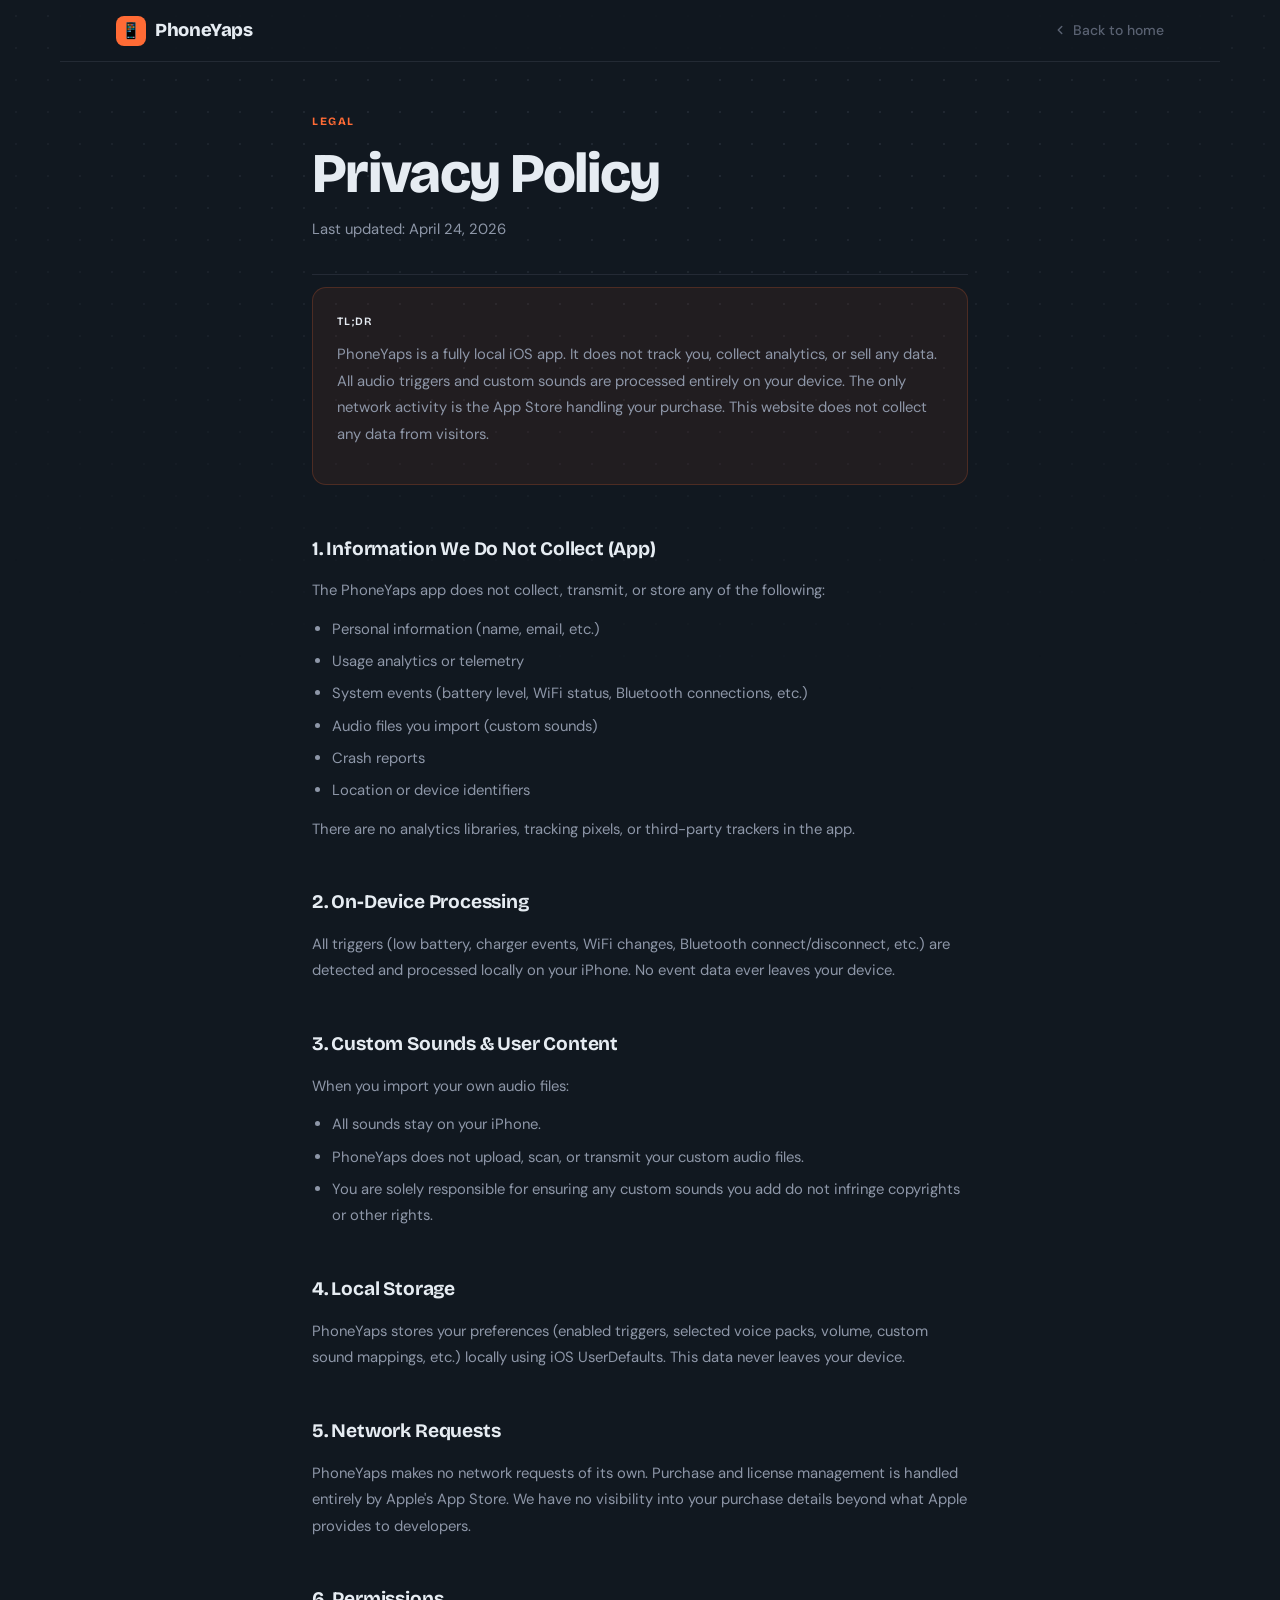
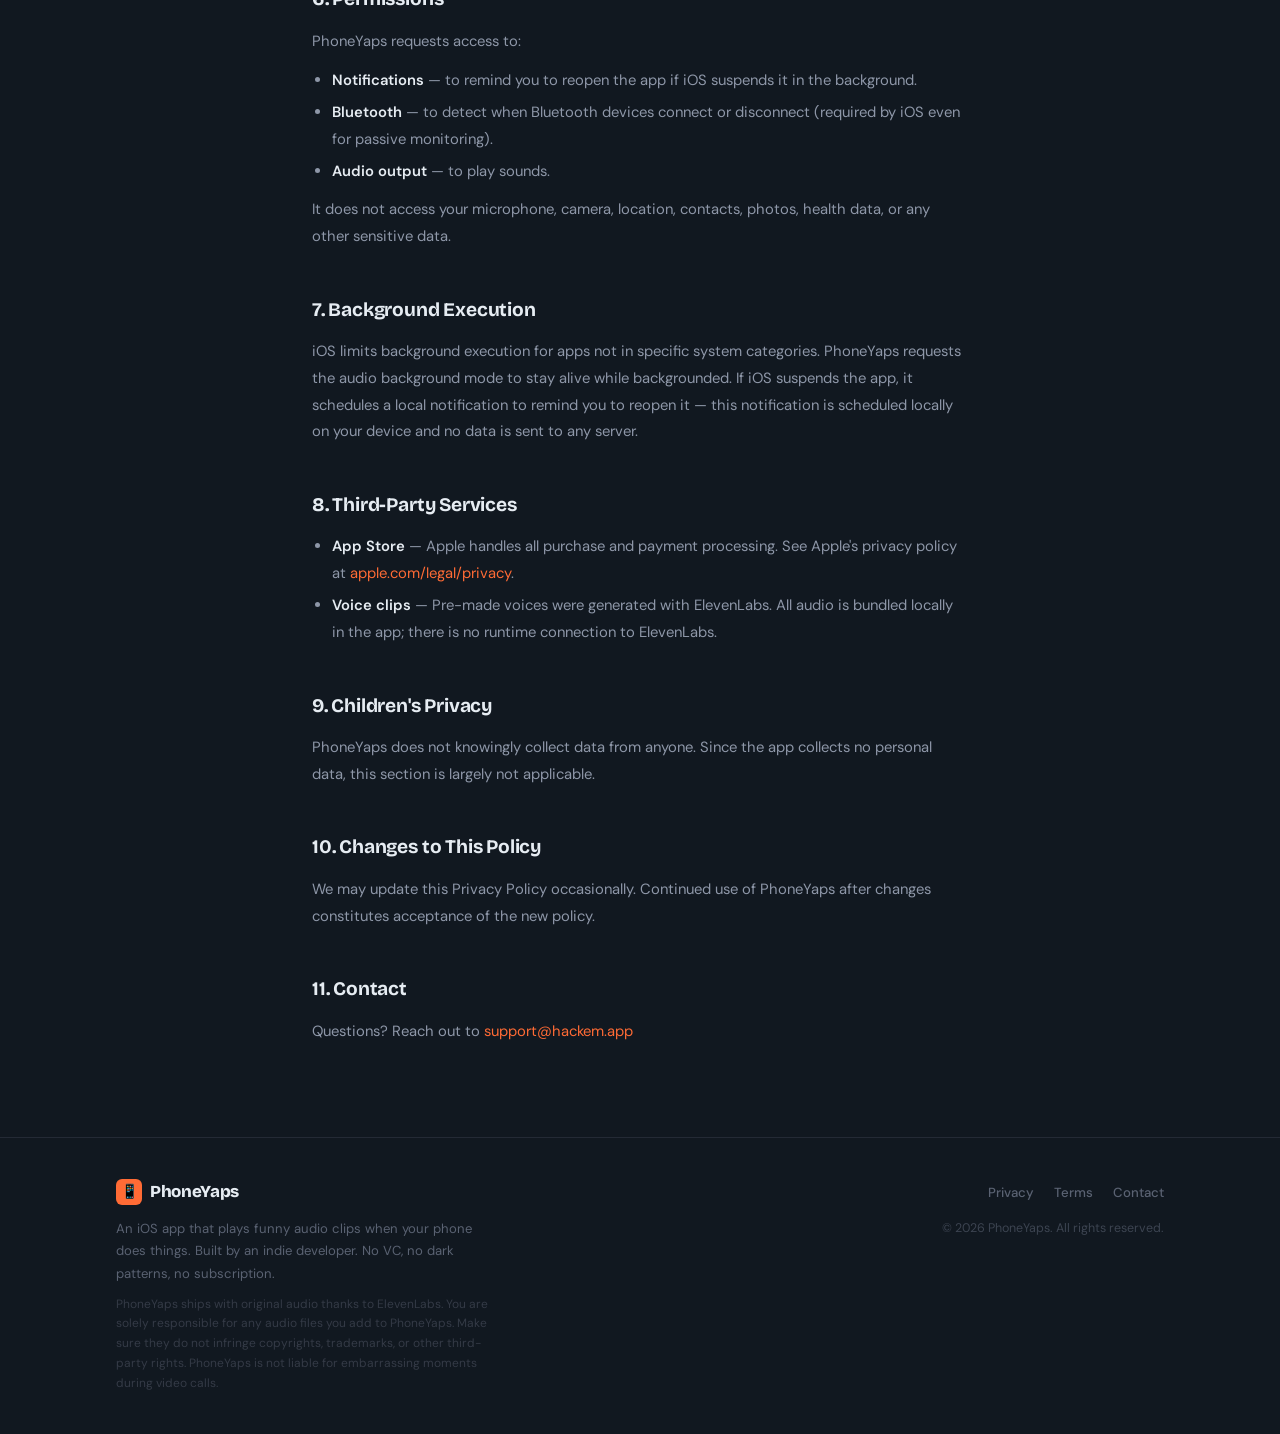
<file: privacy.html>
<!DOCTYPE html>
<html lang="en">
<head>
  <meta charset="UTF-8">
  <meta name="viewport" content="width=device-width, initial-scale=1.0">
  <title>Privacy Policy — PhoneYaps</title>
  <meta name="description" content="PhoneYaps plays custom audio clips when things happen on your iPhone. Battery, WiFi, Bluetooth — your phone finally has something to say.">
  <link rel="canonical" href="https://phoneyaps.com/privacy.html">
  <meta property="og:title" content="Privacy Policy — PhoneYaps">
  <meta property="og:type" content="website">
  <meta property="og:url" content="https://phoneyaps.com/privacy.html">

  <link rel="preconnect" href="https://fonts.googleapis.com">
  <link rel="preconnect" href="https://fonts.gstatic.com" crossorigin>
  <link rel="preload" href="https://fonts.googleapis.com/css2?family=Bricolage+Grotesque:opsz,wght@12..96,400;12..96,600;12..96,700;12..96,800&family=DM+Sans:opsz,wght@9..40,400;9..40,500;9..40,600&display=swap" as="style" onload="this.rel='stylesheet'">
  <noscript><link href="https://fonts.googleapis.com/css2?family=Bricolage+Grotesque:opsz,wght@12..96,400;12..96,600;12..96,700;12..96,800&family=DM+Sans:opsz,wght@9..40,400;9..40,500;9..40,600&display=swap" rel="stylesheet"></noscript>

  <link rel="stylesheet" href="legal-pages.css">
</head>
<body>

  <nav>
    <div class="nav-inner">
      <a href="/" class="nav-logo">
        <div class="nav-logo-icon">📱</div>
        <span class="logo-text">PhoneYaps</span>
      </a>
      <a href="/" class="nav-back">
        <svg width="14" height="14" viewBox="0 0 24 24" fill="none" stroke="currentColor" stroke-width="2.5" stroke-linecap="round" stroke-linejoin="round">
          <polyline points="15 18 9 12 15 6"/>
        </svg>
        Back to home
      </a>
    </div>
  </nav>

  <div class="page-wrap">
    <div class="page-label">Legal</div>
    <h1>Privacy Policy</h1>
    <p class="meta">Last updated: April 24, 2026</p>

    <div class="tldr">
      <strong>TL;DR</strong>
      <p>PhoneYaps is a fully local iOS app. It does not track you, collect analytics, or sell any data. All audio triggers and custom sounds are processed entirely on your device. The only network activity is the App Store handling your purchase. This website does not collect any data from visitors.</p>
    </div>

    <h2>1. Information We Do Not Collect (App)</h2>
    <p>The PhoneYaps app does not collect, transmit, or store any of the following:</p>
    <ul>
      <li>Personal information (name, email, etc.)</li>
      <li>Usage analytics or telemetry</li>
      <li>System events (battery level, WiFi status, Bluetooth connections, etc.)</li>
      <li>Audio files you import (custom sounds)</li>
      <li>Crash reports</li>
      <li>Location or device identifiers</li>
    </ul>
    <p>There are no analytics libraries, tracking pixels, or third-party trackers in the app.</p>

    <h2>2. On-Device Processing</h2>
    <p>All triggers (low battery, charger events, WiFi changes, Bluetooth connect/disconnect, etc.) are detected and processed locally on your iPhone. No event data ever leaves your device.</p>

    <h2>3. Custom Sounds & User Content</h2>
    <p>When you import your own audio files:</p>
    <ul>
      <li>All sounds stay on your iPhone.</li>
      <li>PhoneYaps does not upload, scan, or transmit your custom audio files.</li>
      <li>You are solely responsible for ensuring any custom sounds you add do not infringe copyrights or other rights.</li>
    </ul>

    <h2>4. Local Storage</h2>
    <p>PhoneYaps stores your preferences (enabled triggers, selected voice packs, volume, custom sound mappings, etc.) locally using iOS UserDefaults. This data never leaves your device.</p>

    <h2>5. Network Requests</h2>
    <p>PhoneYaps makes no network requests of its own. Purchase and license management is handled entirely by Apple's App Store. We have no visibility into your purchase details beyond what Apple provides to developers.</p>

    <h2>6. Permissions</h2>
    <p>PhoneYaps requests access to:</p>
    <ul>
      <li><strong>Notifications</strong> — to remind you to reopen the app if iOS suspends it in the background.</li>
      <li><strong>Bluetooth</strong> — to detect when Bluetooth devices connect or disconnect (required by iOS even for passive monitoring).</li>
      <li><strong>Audio output</strong> — to play sounds.</li>
    </ul>
    <p>It does not access your microphone, camera, location, contacts, photos, health data, or any other sensitive data.</p>

    <h2>7. Background Execution</h2>
    <p>iOS limits background execution for apps not in specific system categories. PhoneYaps requests the audio background mode to stay alive while backgrounded. If iOS suspends the app, it schedules a local notification to remind you to reopen it — this notification is scheduled locally on your device and no data is sent to any server.</p>

    <h2>8. Third-Party Services</h2>
    <ul>
      <li><strong>App Store</strong> — Apple handles all purchase and payment processing. See Apple's privacy policy at <a href="https://www.apple.com/legal/privacy/" target="_blank" rel="noopener">apple.com/legal/privacy</a>.</li>
      <li><strong>Voice clips</strong> — Pre-made voices were generated with ElevenLabs. All audio is bundled locally in the app; there is no runtime connection to ElevenLabs.</li>
    </ul>

    <h2>9. Children's Privacy</h2>
    <p>PhoneYaps does not knowingly collect data from anyone. Since the app collects no personal data, this section is largely not applicable.</p>

    <h2>10. Changes to This Policy</h2>
    <p>We may update this Privacy Policy occasionally. Continued use of PhoneYaps after changes constitutes acceptance of the new policy.</p>

    <h2>11. Contact</h2>
    <p>Questions? Reach out to <a href="mailto:support@hackem.app">support@hackem.app</a></p>
  </div>

  <footer>
    <div class="container">
      <div class="footer-inner">
        <div class="footer-left">
          <div class="footer-logo-row">
            <div class="nav-logo-icon" style="width:26px;height:26px;font-size:14px;border-radius:6px;">📱</div>
            <span class="logo-text" style="font-size:1.05rem;">PhoneYaps</span>
          </div>
          <p class="footer-desc">
            An iOS app that plays funny audio clips when your phone does things.
            Built by an indie developer. No VC, no dark patterns, no subscription.
          </p>
          <p class="footer-disclaimer">
            PhoneYaps ships with original audio thanks to ElevenLabs. You are solely responsible for any audio files you add to PhoneYaps. Make sure they do not infringe copyrights, trademarks, or other third-party rights. PhoneYaps is not liable for embarrassing moments during video calls.
          </p>
        </div>
        <div class="footer-right">
          <ul class="footer-links">
            <li><a href="privacy.html">Privacy</a></li>
            <li><a href="terms.html">Terms</a></li>
            <li><a href="mailto:support@hackem.app">Contact</a></li>
          </ul>
          <p class="footer-copy">© 2026 PhoneYaps. All rights reserved.</p>
        </div>
      </div>
    </div>
  </footer>

</body>
</html>
</file>
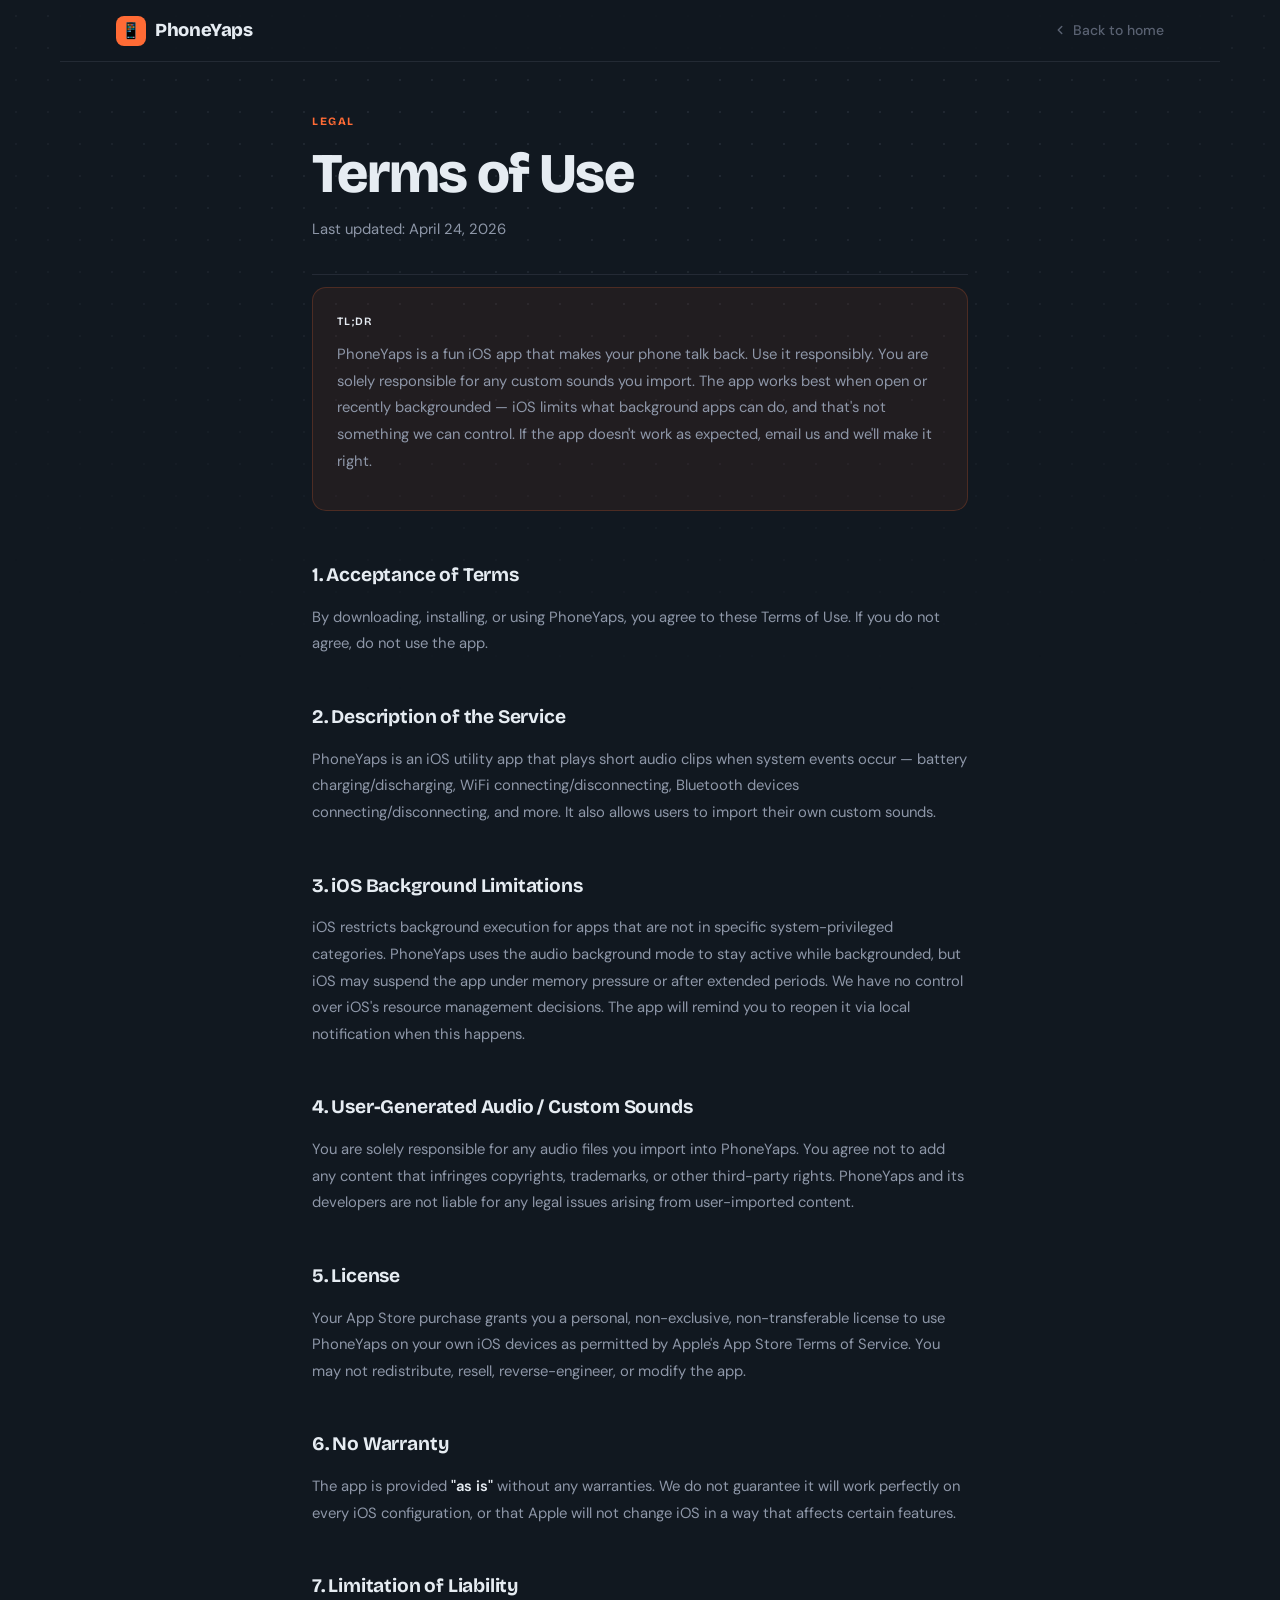
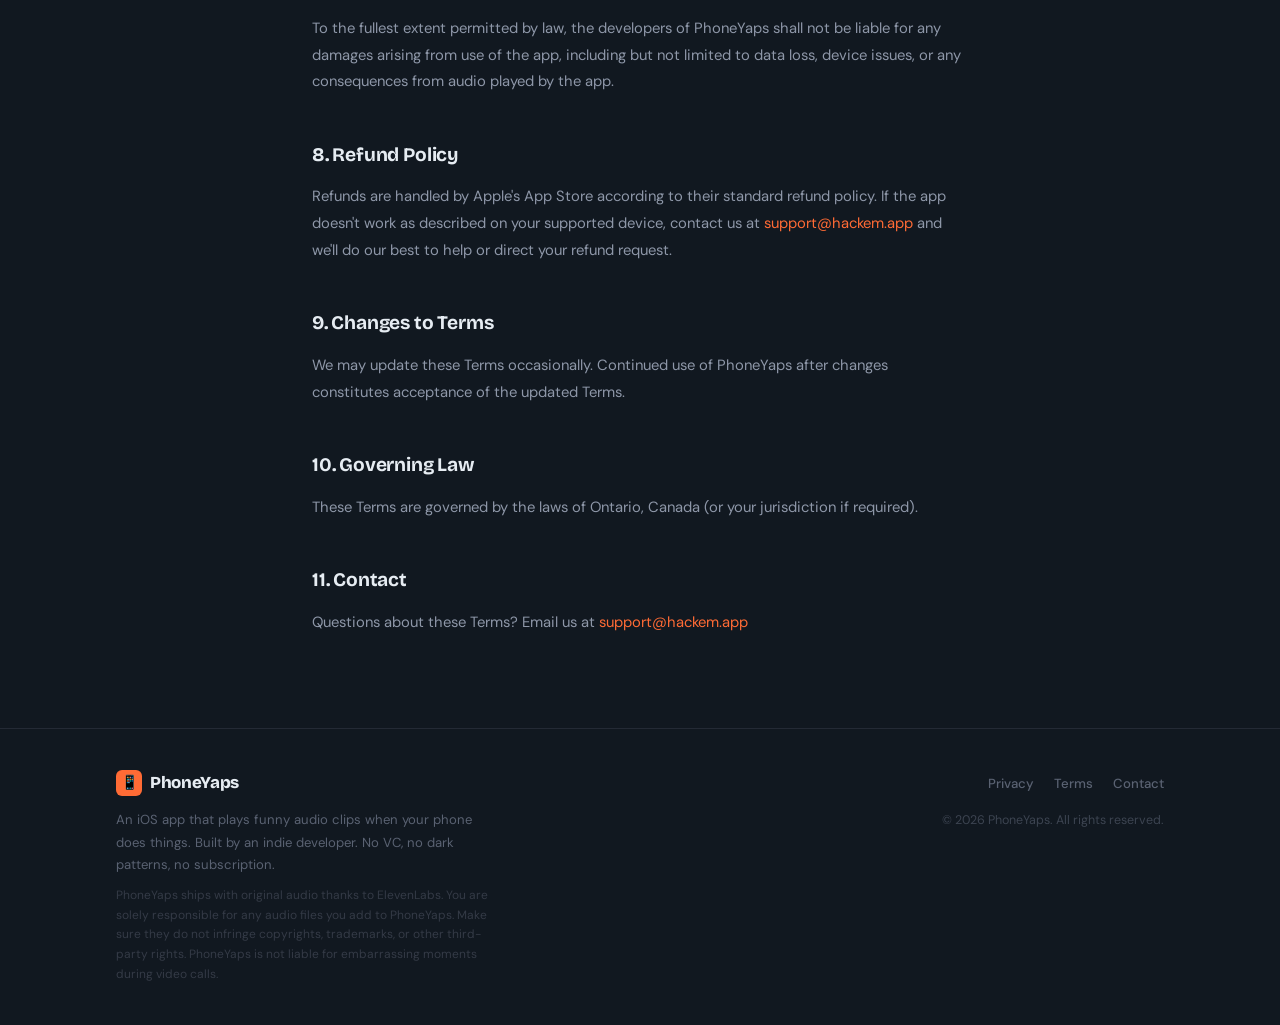
<file: terms.html>
<!DOCTYPE html>
<html lang="en">
<head>
  <meta charset="UTF-8">
  <meta name="viewport" content="width=device-width, initial-scale=1.0">
  <title>Terms of Use — PhoneYaps</title>
  <meta name="description" content="PhoneYaps plays custom audio clips when things happen on your iPhone. Battery, WiFi, Bluetooth — your phone finally has something to say.">
  <link rel="canonical" href="https://phoneyaps.com/terms.html">
  <meta property="og:title" content="Terms of Use — PhoneYaps">
  <meta property="og:type" content="website">
  <meta property="og:url" content="https://phoneyaps.com/terms.html">

  <link rel="preconnect" href="https://fonts.googleapis.com">
  <link rel="preconnect" href="https://fonts.gstatic.com" crossorigin>
  <link rel="preload" href="https://fonts.googleapis.com/css2?family=Bricolage+Grotesque:opsz,wght@12..96,400;12..96,600;12..96,700;12..96,800&family=DM+Sans:opsz,wght@9..40,400;9..40,500;9..40,600&display=swap" as="style" onload="this.rel='stylesheet'">
  <noscript><link href="https://fonts.googleapis.com/css2?family=Bricolage+Grotesque:opsz,wght@12..96,400;12..96,600;12..96,700;12..96,800&family=DM+Sans:opsz,wght@9..40,400;9..40,500;9..40,600&display=swap" rel="stylesheet"></noscript>

  <link rel="stylesheet" href="legal-pages.css">
</head>
<body>

  <nav>
    <div class="nav-inner">
      <a href="/" class="nav-logo">
        <div class="nav-logo-icon">📱</div>
        <span class="logo-text">PhoneYaps</span>
      </a>
      <a href="/" class="nav-back">
        <svg width="14" height="14" viewBox="0 0 24 24" fill="none" stroke="currentColor" stroke-width="2.5" stroke-linecap="round" stroke-linejoin="round">
          <polyline points="15 18 9 12 15 6"/>
        </svg>
        Back to home
      </a>
    </div>
  </nav>

  <div class="page-wrap">
    <div class="page-label">Legal</div>
    <h1>Terms of Use</h1>
    <p class="meta">Last updated: April 24, 2026</p>

    <div class="tldr">
      <strong>TL;DR</strong>
      <p>PhoneYaps is a fun iOS app that makes your phone talk back. Use it responsibly. You are solely responsible for any custom sounds you import. The app works best when open or recently backgrounded — iOS limits what background apps can do, and that's not something we can control. If the app doesn't work as expected, email us and we'll make it right.</p>
    </div>

    <h2>1. Acceptance of Terms</h2>
    <p>By downloading, installing, or using PhoneYaps, you agree to these Terms of Use. If you do not agree, do not use the app.</p>

    <h2>2. Description of the Service</h2>
    <p>PhoneYaps is an iOS utility app that plays short audio clips when system events occur — battery charging/discharging, WiFi connecting/disconnecting, Bluetooth devices connecting/disconnecting, and more. It also allows users to import their own custom sounds.</p>

    <h2>3. iOS Background Limitations</h2>
    <p>iOS restricts background execution for apps that are not in specific system-privileged categories. PhoneYaps uses the audio background mode to stay active while backgrounded, but iOS may suspend the app under memory pressure or after extended periods. We have no control over iOS's resource management decisions. The app will remind you to reopen it via local notification when this happens.</p>

    <h2>4. User-Generated Audio / Custom Sounds</h2>
    <p>You are solely responsible for any audio files you import into PhoneYaps. You agree not to add any content that infringes copyrights, trademarks, or other third-party rights. PhoneYaps and its developers are not liable for any legal issues arising from user-imported content.</p>

    <h2>5. License</h2>
    <p>Your App Store purchase grants you a personal, non-exclusive, non-transferable license to use PhoneYaps on your own iOS devices as permitted by Apple's App Store Terms of Service. You may not redistribute, resell, reverse-engineer, or modify the app.</p>

    <h2>6. No Warranty</h2>
    <p>The app is provided <strong>"as is"</strong> without any warranties. We do not guarantee it will work perfectly on every iOS configuration, or that Apple will not change iOS in a way that affects certain features.</p>

    <h2>7. Limitation of Liability</h2>
    <p>To the fullest extent permitted by law, the developers of PhoneYaps shall not be liable for any damages arising from use of the app, including but not limited to data loss, device issues, or any consequences from audio played by the app.</p>

    <h2>8. Refund Policy</h2>
    <p>Refunds are handled by Apple's App Store according to their standard refund policy. If the app doesn't work as described on your supported device, contact us at <a href="mailto:support@hackem.app">support@hackem.app</a> and we'll do our best to help or direct your refund request.</p>

    <h2>9. Changes to Terms</h2>
    <p>We may update these Terms occasionally. Continued use of PhoneYaps after changes constitutes acceptance of the updated Terms.</p>

    <h2>10. Governing Law</h2>
    <p>These Terms are governed by the laws of Ontario, Canada (or your jurisdiction if required).</p>

    <h2>11. Contact</h2>
    <p>Questions about these Terms? Email us at <a href="mailto:support@hackem.app">support@hackem.app</a></p>
  </div>

  <footer>
    <div class="container">
      <div class="footer-inner">
        <div class="footer-left">
          <div class="footer-logo-row">
            <div class="nav-logo-icon" style="width:26px;height:26px;font-size:14px;border-radius:6px;">📱</div>
            <span class="logo-text" style="font-size:1.05rem;">PhoneYaps</span>
          </div>
          <p class="footer-desc">
            An iOS app that plays funny audio clips when your phone does things.
            Built by an indie developer. No VC, no dark patterns, no subscription.
          </p>
          <p class="footer-disclaimer">
            PhoneYaps ships with original audio thanks to ElevenLabs. You are solely responsible for any audio files you add to PhoneYaps. Make sure they do not infringe copyrights, trademarks, or other third-party rights. PhoneYaps is not liable for embarrassing moments during video calls.
          </p>
        </div>
        <div class="footer-right">
          <ul class="footer-links">
            <li><a href="privacy.html">Privacy</a></li>
            <li><a href="terms.html">Terms</a></li>
            <li><a href="mailto:support@hackem.app">Contact</a></li>
          </ul>
          <p class="footer-copy">© 2026 PhoneYaps. All rights reserved.</p>
        </div>
      </div>
    </div>
  </footer>

</body>
</html>
</file>
<file: legal-pages.css>
*, *::before, *::after { box-sizing: border-box; margin: 0; padding: 0; }
html { scroll-behavior: smooth; }

:root {
  --bg:       #111820;
  --surface:  #1a2028;
  --card:     #252e36;
  --border:   rgba(104,111,128,0.22);
  --border2:  rgba(104,111,128,0.38);
  --neon:     #ff6b35;
  --neon-d:   rgba(255,107,53,0.07);
  --slate:    #686f80;
  --text:     #e6ecf2;
  --text2:    #8e97a8;
  --muted:    #5a6272;
  --font-display: 'Bricolage Grotesque', sans-serif;
  --font-body:    'DM Sans', sans-serif;
}

body {
  font-family: var(--font-body);
  background: var(--bg);
  color: var(--text);
  -webkit-font-smoothing: antialiased;
  line-height: 1.7;
  overflow-x: hidden;
}

body::after {
  content: '';
  position: fixed;
  inset: 0;
  background-image: radial-gradient(circle, rgba(104,111,128,0.18) 1px, transparent 1px);
  background-size: 32px 32px;
  pointer-events: none;
  z-index: 0;
  mask-image: radial-gradient(ellipse 80% 80% at 50% 0%, black 30%, transparent 100%);
  -webkit-mask-image: radial-gradient(ellipse 80% 80% at 50% 0%, black 30%, transparent 100%);
}

nav {
  position: fixed;
  top: 0; left: 0; right: 0;
  z-index: 200;
  height: 62px;
  display: flex;
  align-items: center;
}

.nav-inner {
  max-width: 1160px;
  margin: 0 auto;
  width: 100%;
  padding: 0 clamp(1.25rem, 5vw, 3.5rem);
  display: flex;
  align-items: center;
  justify-content: space-between;
  background: rgba(17,24,32,0.85);
  backdrop-filter: blur(24px);
  -webkit-backdrop-filter: blur(24px);
  border-bottom: 1px solid var(--border);
  height: 62px;
  position: relative;
  z-index: 1;
}

.nav-logo {
  display: flex;
  align-items: center;
  gap: 9px;
  text-decoration: none;
}

.nav-logo-icon {
  width: 30px; height: 30px;
  background: var(--neon);
  border-radius: 8px;
  display: flex;
  align-items: center;
  justify-content: center;
  font-size: 16px;
  flex-shrink: 0;
}

.logo-text {
  font-family: var(--font-display);
  font-weight: 800;
  font-size: 1.15rem;
  color: var(--text);
  letter-spacing: -0.02em;
}

.nav-back {
  text-decoration: none;
  color: var(--muted);
  font-size: 0.875rem;
  font-weight: 500;
  display: flex;
  align-items: center;
  gap: 6px;
  transition: color 0.2s;
}
.nav-back:hover { color: var(--text2); }

.page-wrap {
  max-width: 720px;
  margin: 0 auto;
  padding: 7rem clamp(1.5rem, 5vw, 2rem) 5rem;
  position: relative;
  z-index: 1;
}

.page-label {
  font-family: var(--font-display);
  font-size: 0.7rem;
  font-weight: 700;
  letter-spacing: 0.14em;
  text-transform: uppercase;
  color: var(--neon);
  margin-bottom: 0.875rem;
}

.page-wrap h1 {
  font-family: var(--font-display);
  font-weight: 800;
  font-size: clamp(2.4rem, 5vw, 3.5rem);
  line-height: 1.05;
  letter-spacing: -0.03em;
  color: var(--text);
  margin-bottom: 0.75rem;
}

.meta {
  font-size: 0.825rem;
  color: var(--muted);
  margin-bottom: 2.5rem;
  padding-bottom: 2rem;
  border-bottom: 1px solid var(--border);
}

.tldr {
  background: var(--neon-d);
  border: 1px solid rgba(255,107,53,0.2);
  border-radius: 14px;
  padding: 1.5rem;
  margin-bottom: 3rem;
}

.tldr strong {
  display: block;
  font-family: var(--font-display);
  font-size: 0.7rem;
  font-weight: 700;
  letter-spacing: 0.12em;
  text-transform: uppercase;
  color: var(--neon);
  margin-bottom: 0.6rem;
}

.tldr p {
  font-size: 0.925rem;
  color: var(--text2);
  line-height: 1.7;
}

.page-wrap h2 {
  font-family: var(--font-display);
  font-weight: 700;
  font-size: 1.2rem;
  color: var(--text);
  margin: 2.75rem 0 0.75rem;
  letter-spacing: -0.01em;
}

.page-wrap p {
  font-size: 0.925rem;
  color: var(--text2);
  line-height: 1.8;
  margin-bottom: 0.75rem;
}

.page-wrap ul {
  padding-left: 1.25rem;
  margin-bottom: 0.75rem;
}

.page-wrap li {
  font-size: 0.925rem;
  color: var(--text2);
  line-height: 1.8;
  margin-bottom: 0.35rem;
}

.page-wrap strong { color: var(--text); font-weight: 600; }

.page-wrap a { color: var(--neon); text-decoration: none; }
.page-wrap a:hover { text-decoration: underline; }

footer {
  border-top: 1px solid var(--border);
  padding: 2.5rem 0;
  position: relative;
  z-index: 1;
}

.container {
  max-width: 1160px;
  margin: 0 auto;
  padding: 0 clamp(1.25rem, 5vw, 3.5rem);
}

.footer-inner {
  display: flex;
  align-items: flex-start;
  justify-content: space-between;
  flex-wrap: wrap;
  gap: 1rem;
}

.footer-left { max-width: 380px; }

.footer-logo-row {
  display: flex;
  align-items: center;
  gap: 8px;
  margin-bottom: 0.75rem;
}

.footer-desc {
  font-size: 0.82rem;
  color: var(--muted);
  line-height: 1.7;
}

.footer-disclaimer {
  margin-top: 0.6rem;
  font-size: 0.75rem;
  color: rgba(104,111,128,0.4);
  line-height: 1.65;
}

.footer-right { display: flex; flex-direction: column; align-items: flex-end; gap: 0.85rem; }

.footer-links {
  list-style: none;
  display: flex;
  gap: 1.25rem;
  flex-wrap: wrap;
}

.footer-links a {
  text-decoration: none;
  color: var(--muted);
  font-size: 0.825rem;
  font-weight: 500;
  transition: color 0.2s;
}
.footer-links a:hover { color: var(--text2); }

.footer-copy {
  color: var(--muted);
  font-size: 0.78rem;
  opacity: 0.6;
}

@media (max-width: 560px) {
  .footer-inner { flex-direction: column; text-align: center; }
  .footer-right { align-items: center; }
  .footer-links { justify-content: center; }
}
</file>
